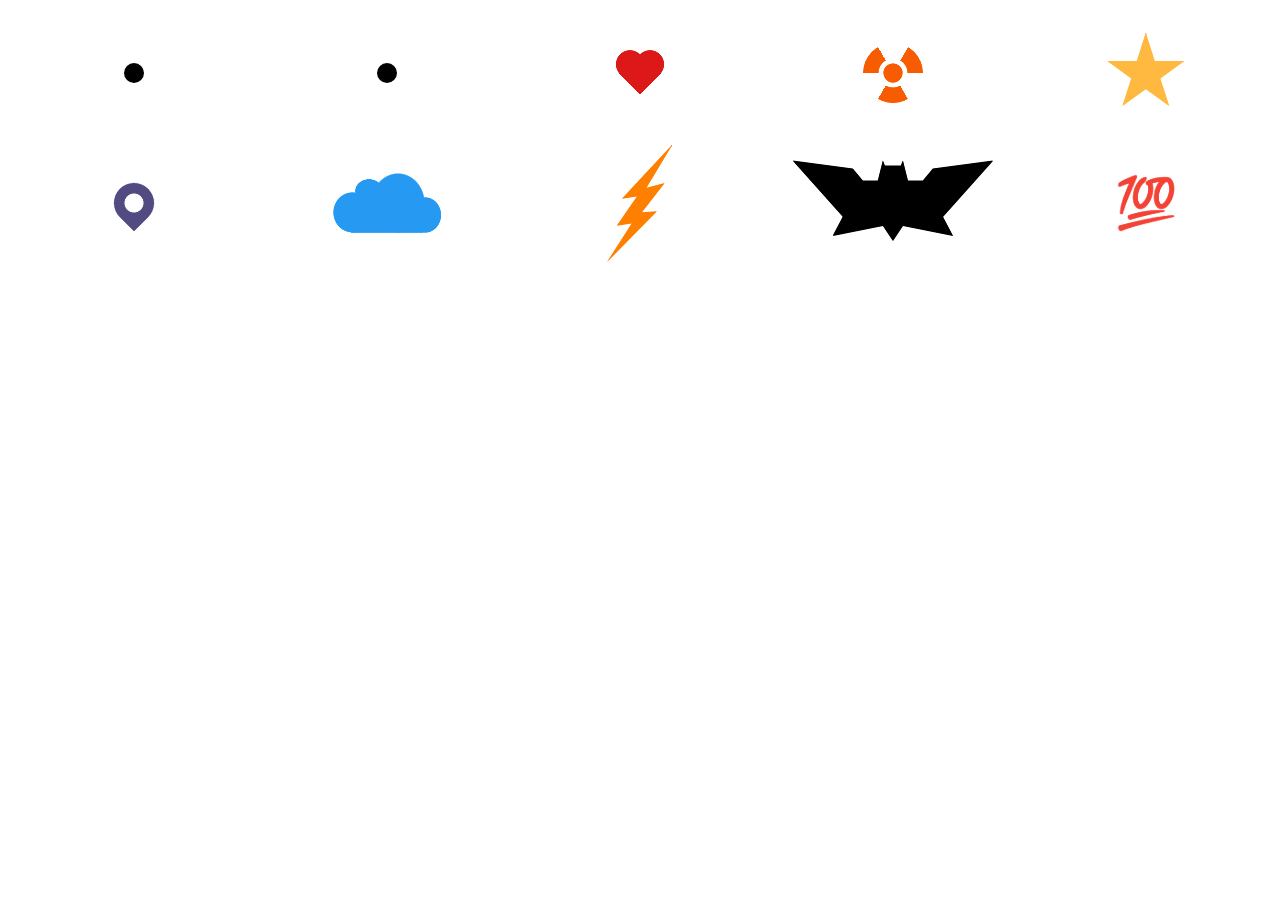
<file: 10 Different Pulse Effect/index.html>
<!DOCTYPE html>
<html lang="en" >
<head>
  <meta charset="UTF-8">
  <title>CodePen - The pulsing</title>
  <link rel="stylesheet" href="./style.css">

</head>
<body>
<!-- partial:index.partial.html -->
<div class="pulsing-1"></div>
<div class="pulsing-2"></div>
<div class="pulsing-3"></div>
<div class="pulsing-4"></div>
<div class="pulsing-5"></div>
<div class="pulsing-6"></div>
<div class="pulsing-7"></div>
<div class="pulsing-8"></div>
<div class="pulsing-9"></div>
<div class="pulsing-10" data-c="💯"></div>
<!-- partial -->
  
</body>
</html>
</file>
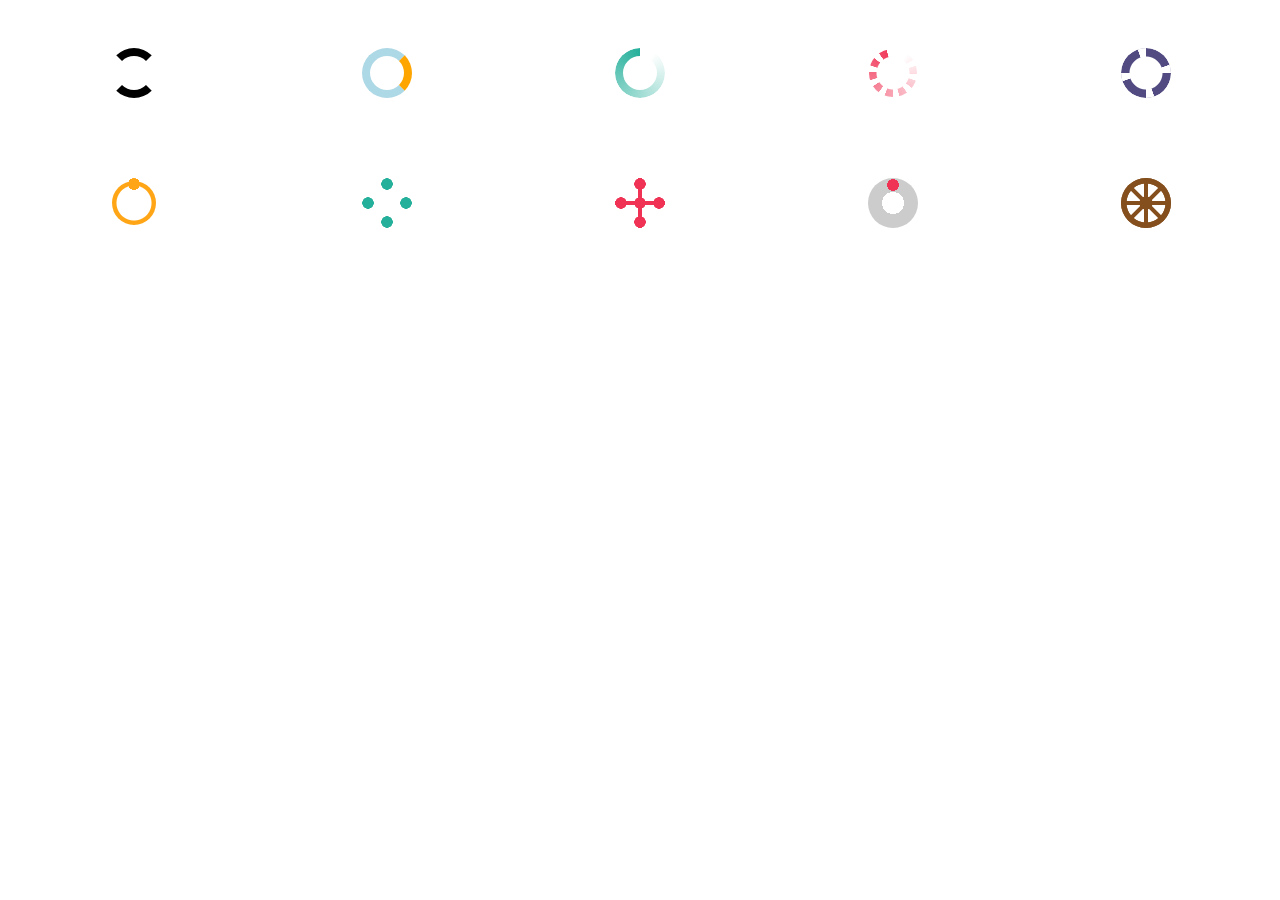
<file: 10 Different Spinner/index.html>
<!DOCTYPE html>
<html lang="en" >
<head>
  <meta charset="UTF-8">
  <title>CodePen - The Spinner</title>
  <link rel="stylesheet" href="./style.css">

</head>
<body>
<!-- partial:index.partial.html -->
<div class="spinner-1"></div>
<div class="spinner-2"></div>
<div class="spinner-3"></div>
<div class="spinner-4"></div>
<div class="spinner-5"></div>
<div class="spinner-6"></div>
<div class="spinner-7"></div>
<div class="spinner-8"></div>
<div class="spinner-9"></div>
<div class="spinner-10"></div>
<!-- partial -->
  
</body>
</html>
</file>
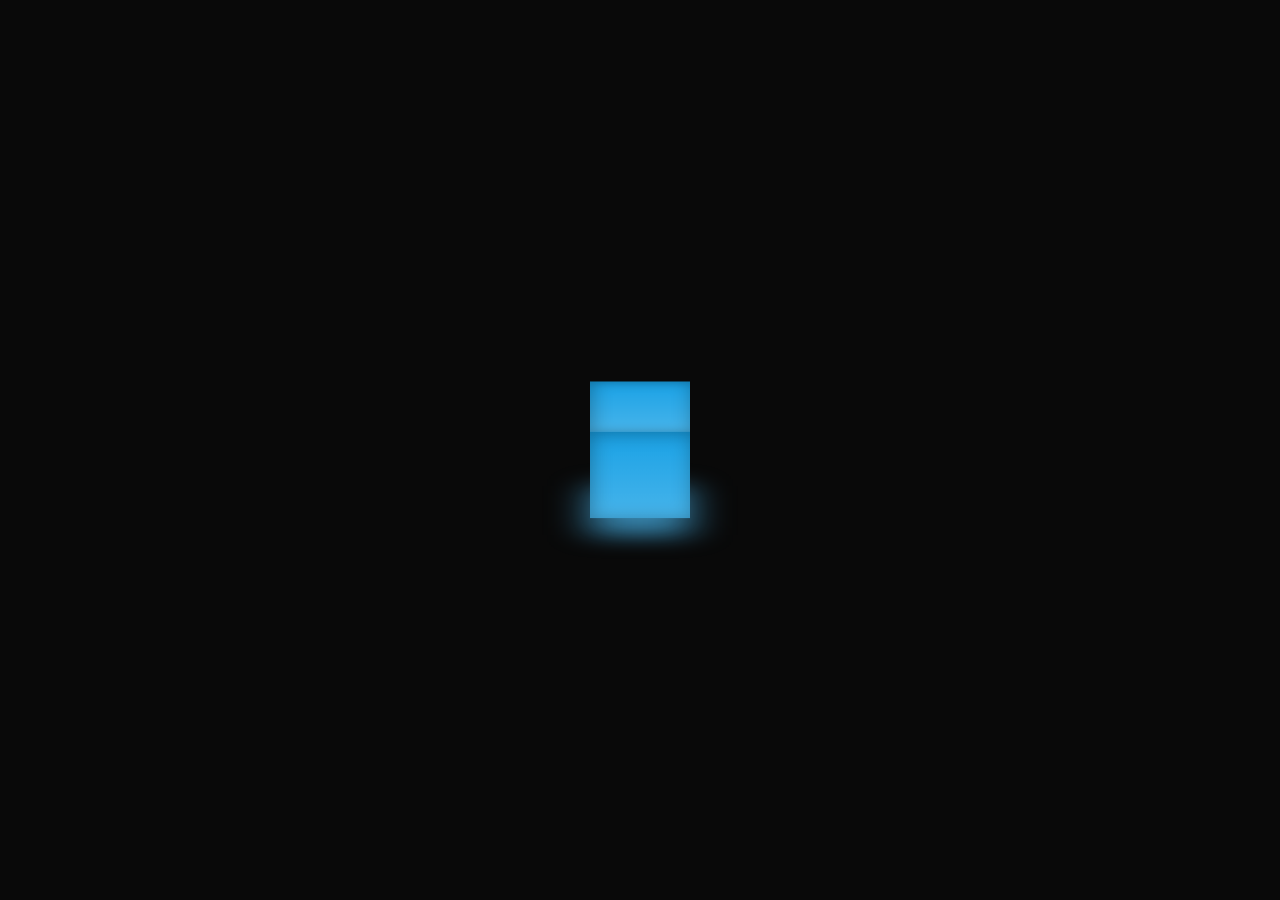
<file: 3D Box/index.html>
<!DOCTYPE html>
<html lang="en">
  <head>
    <meta charset="UTF-8">
    <meta name="viewport" content="width=device-width, initial-scale=1.0">
    <title>3D Cube Animation</title>
    <link rel="stylesheet" href="styles.css">
  </head>
  <body>
    <div class="cube-wrapper">
      <div style="--i:0" class="side top"></div>
      <div style="--i:0" class="side front"></div>
      <div style="--i:1" class="side right"></div>
      <div style="--i:2" class="side back"></div>
      <div style="--i:3" class="side left"></div>
    </div>
  </body>
</html>
</file>
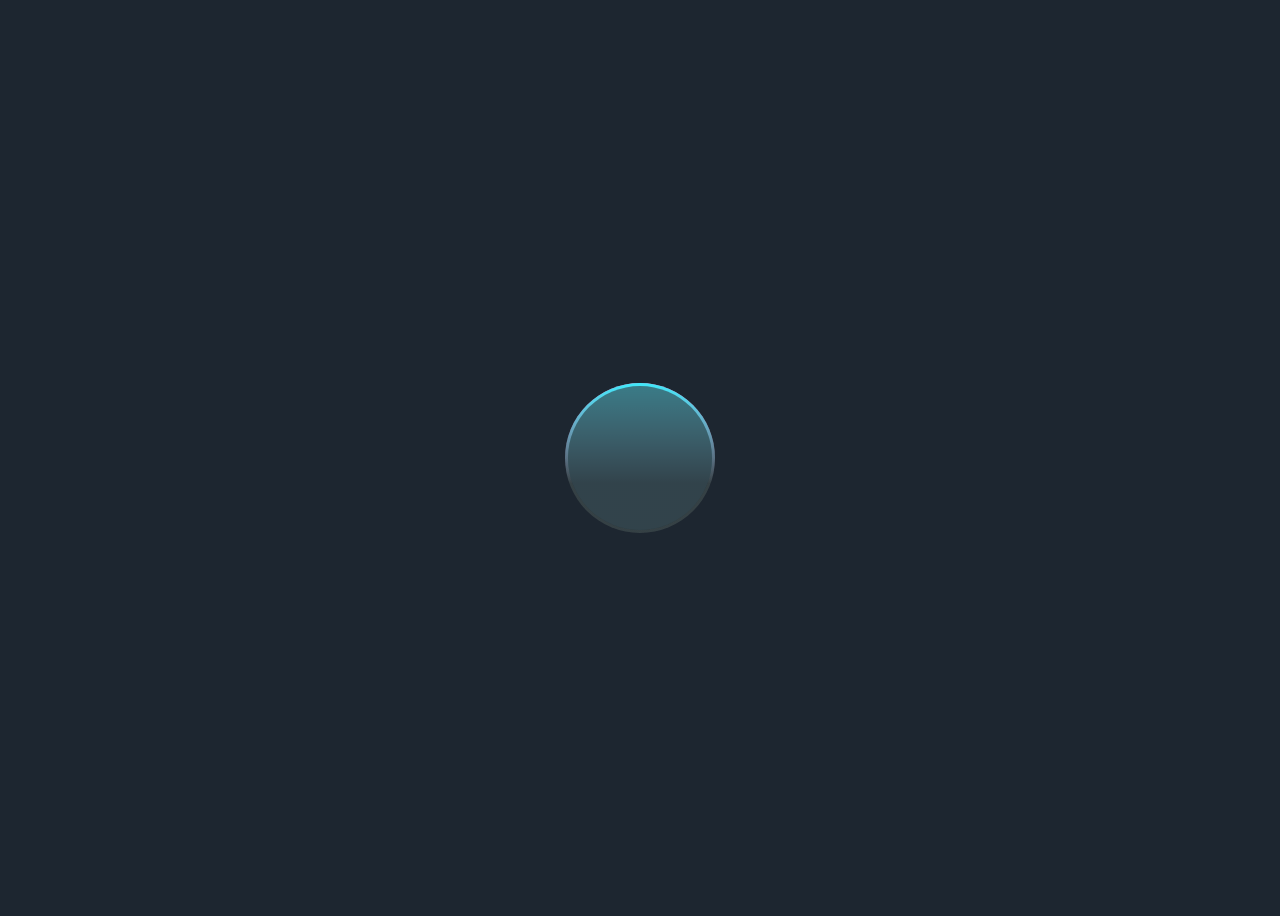
<file: 3D Gradient Circles Spinner/index.html>
<!DOCTYPE html>
<html>

<head>
    <meta charset='utf-8'>
    <meta http-equiv='X-UA-Compatible' content='IE=edge'>
    <title>3D Gradient Circle Spinner</title>
    <meta name='viewport' content='width=device-width, initial-scale=1'>
    <link rel="stylesheet" href="http://code.ionicframework.com/ionicons/2.0.1/css/ionicons.min.css">
    <link rel='stylesheet' type='text/css' media='screen' href='style.css'>
</head>

<body>

    <div class="spinner-box">
        <div class="leo-border-1">
            <div class="leo-core-1"></div>
        </div>
        <div class="leo-border-2">
            <div class="leo-core-2"></div>
        </div>
    </div>

</body>

</html>
</file>
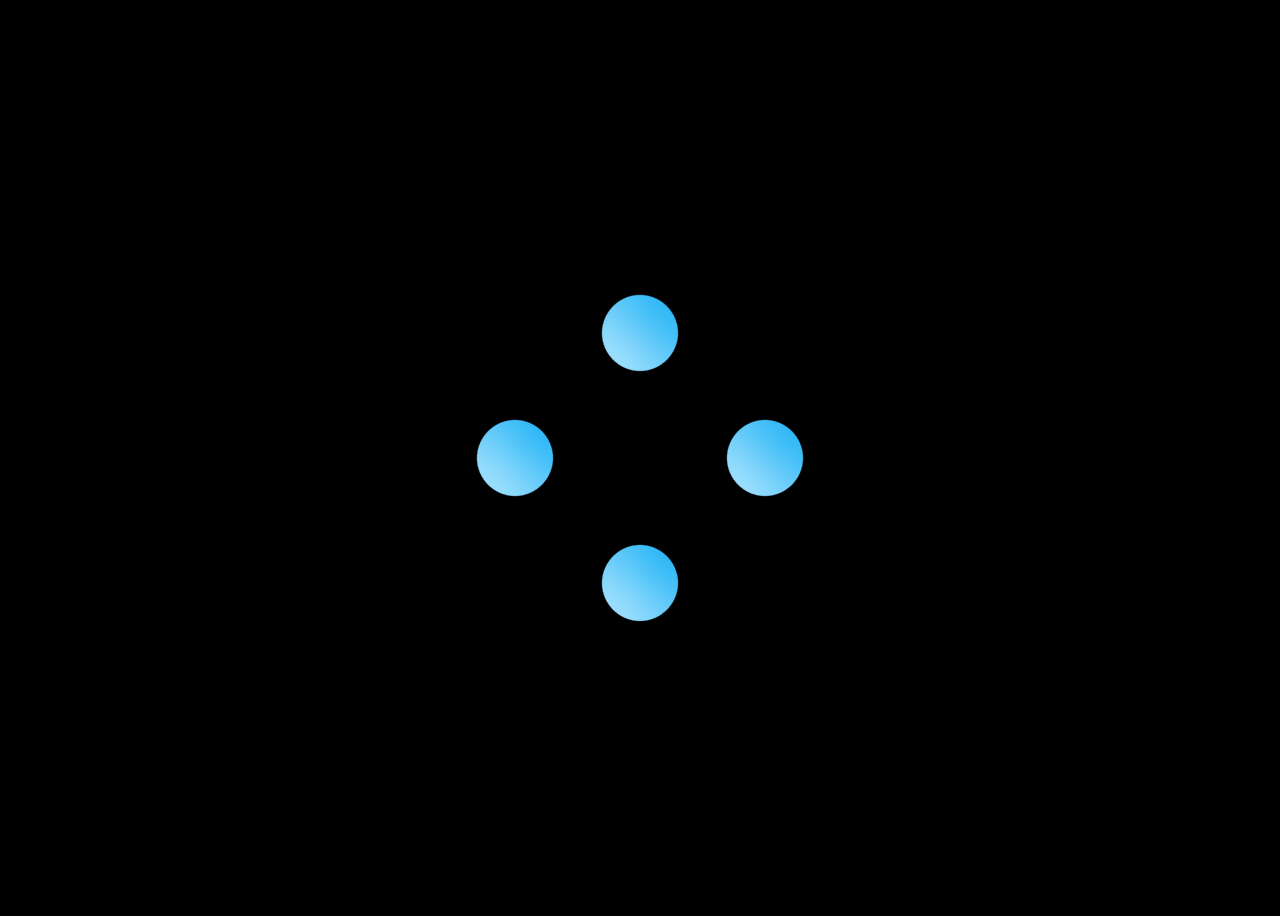
<file: 4 Dot Liquid Loader/index.html>
<!DOCTYPE html>
<html lang="en" >
<head>
  <meta charset="UTF-8">
  <title>CodePen - Liquid Loader  💧</title>
  <link rel="preconnect" href="https://fonts.gstatic.com">
<link href="https://fonts.googleapis.com/css2?family=Condiment&display=swap" rel="stylesheet"><link rel="stylesheet" href="./style.css">

</head>
<body>
<!-- partial:index.partial.html -->
<div class="container">
  <div class="liquid"></div>
  <div class="liquid"></div>
  <div class="liquid"></div>
  <div class="liquid"></div>
</div>
<svg>
  <filter id="gooey">
    <feGaussianBlur in="SourceGraphic" stdDeviation="10" />
    <feColorMatrix values="
        1 0 0 0 0
        0 1 0 0 0
        0 0 1 0 0
        0 0 0 20 -10
        " />
  </filter>
</svg>
<!-- partial -->
  
</body>
</html>
</file>
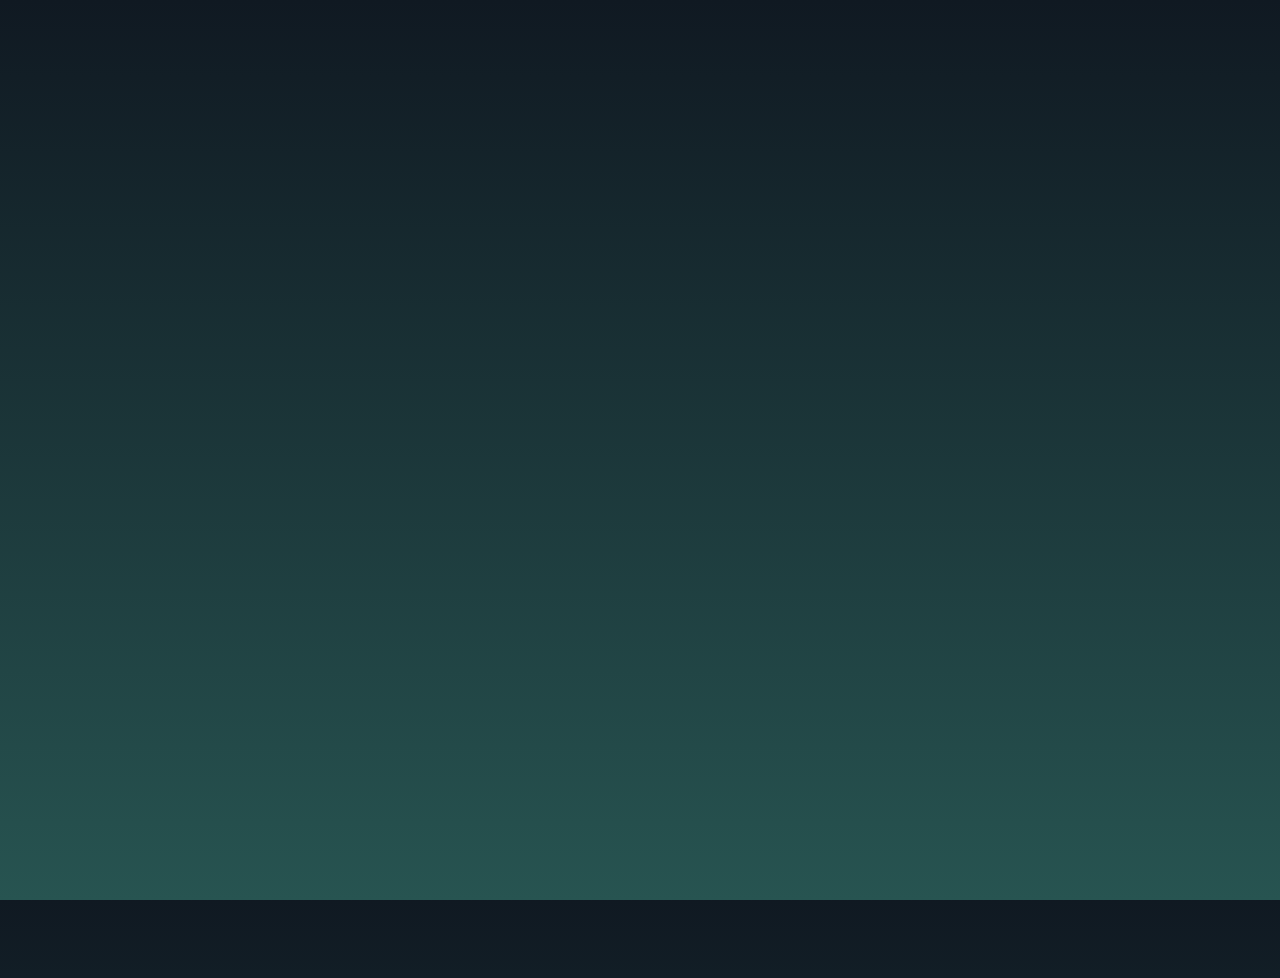
<file: 403 Landing Page/index.html>
<!DOCTYPE html>
<html lang="en" >
<head>
  <meta charset="UTF-8">
  <title>CodePen - CodePenChallenge: 403 Forbidden</title>
  <link rel='stylesheet' href='https://fonts.googleapis.com/css?family=Squada+One'>
<link rel='stylesheet' href='https://fonts.googleapis.com/css?family=Montserrat:500,600'><link rel="stylesheet" href="./style.css">

</head>
<body>
<!-- partial:index.partial.html -->
<p>Welcome to 403:</p>
<h1>Forbidden resource</h1>
<p>The server understood the request but refuses to authorize it.</p>
<!-- partial -->
  <script  src="./script.js"></script>

</body>
</html>
</file>
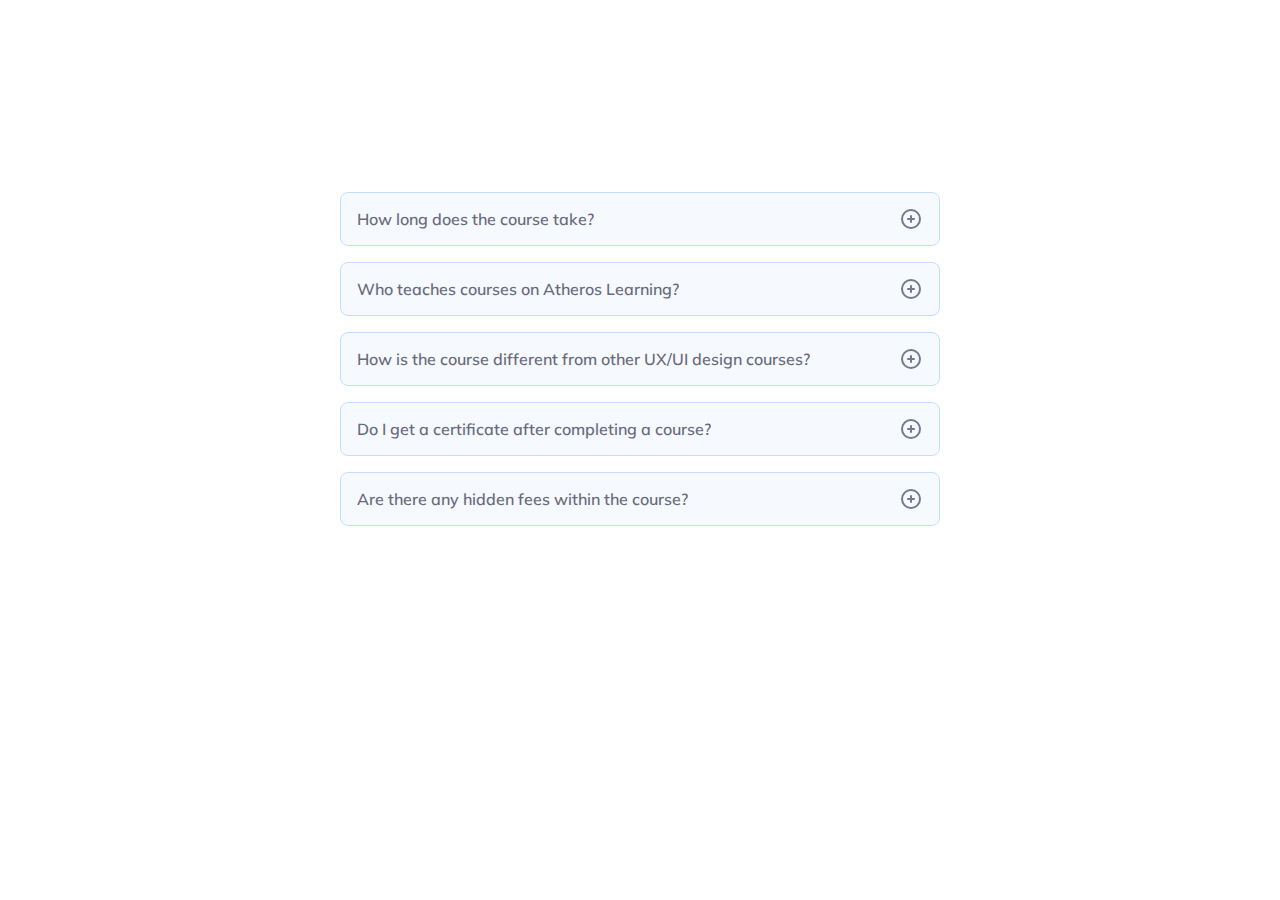
<file: accordion-01/index.html>
<!DOCTYPE html>
<html>
    <header>
        <title>Accordion FAQ</title>
        <link rel="stylesheet" href="style.css">
    </header>
    <body>
      <div class="faq-container">
        <details>
          <summary>
            <span class="faq-title">
              How long does the course take?
            </span>
            <img src="assets/plus.svg" class="expand-icon" />
          </summary>        
          <div class="faq-content">
            The video content takes more than 4.5 hours. ...
          </div>
        </details>
        <details>
          <summary>
            <span class="faq-title">
              Who teaches courses on Atheros Learning?
            </span>
            <img src="assets/plus.svg" class="expand-icon" />
          </summary>        
          <div class="faq-content">
            The authors of the courses are mostly ...
          </div>
        </details>
        <details>
          <summary>
            <span class="faq-title">How is the course different from other UX/UI design courses?</span>
            <img src="assets/plus.svg" class="expand-icon" />
          </summary>        
          <div class="faq-content">The key aspect is that this course provides a clear overview of the whole design process and principles, that represent necessary information for being successful within the industry. You will also get direct support from the author of this course, who is ready to answer all your questions and care about your next steps. Last but not least is the fact, that it's not only about video content, but you will also get access to the unique database of design resources and special offers from the partners of the course.</div>
        </details>
        <details>
          <summary>
            <span class="faq-title">Do I get a certificate after completing a course?</span>
            <img src="assets/plus.svg" class="expand-icon" />
          </summary>        
          <div class="faq-content">Yes, after successfully finishing the quizzes within the course, you can download a certificate, proving all gained knowledge and skills.</div>
        </details>
        <details>
          <summary>
            <span class="faq-title">Are there any hidden fees within the course?</span>
            <img src="assets/plus.svg" class="expand-icon" />
          </summary>        
          <div class="faq-content"> Absolutely not! You will gain all benefits and features with the one-time payment, unlocking the course.</div>
        </details>
      </div>
      <script src="script.js"></script>
    </body>
</html>

<!-- < -->
</file>
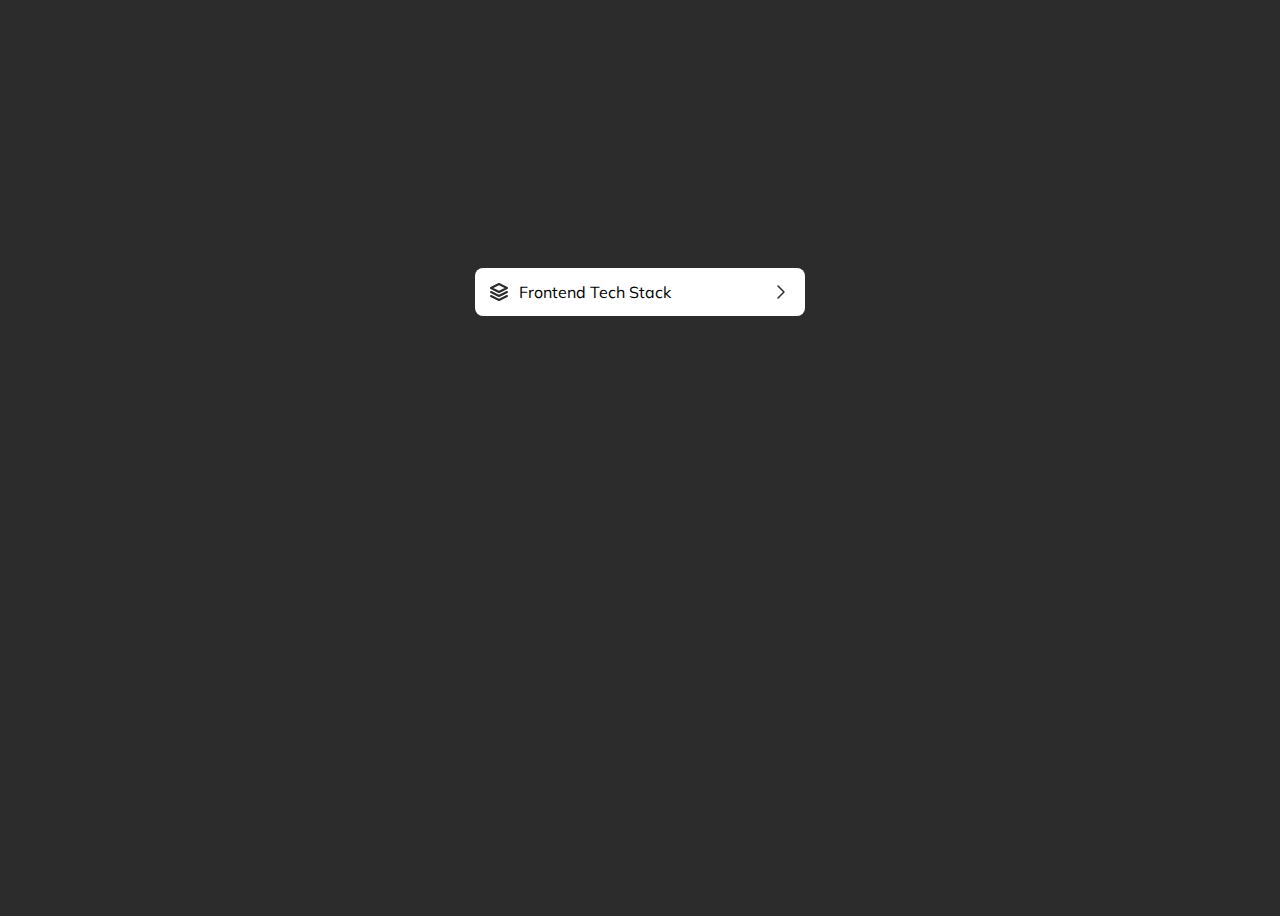
<file: accordion-02/index.html>
<!DOCTYPE html>
<html>
    <header>
        <title>Accordion</title>
        <link rel="stylesheet" href="style.css">
    </header>
    <body>
      <nav class="accordion-container">
        <div class="main-item">
          <svg
            xmlns="http://www.w3.org/2000/svg"
            width="24"
            height="24"
            viewBox="0 0 24 24"
            stroke-width="2"
            stroke="currentColor"
            fill="none"
            stroke-linecap="round"
            stroke-linejoin="round"
          >
            <path stroke="none" d="M0 0h24v24H0z" fill="none"></path>
            <path d="M12 4l-8 4l8 4l8 -4l-8 -4"></path>
            <path d="M4 12l8 4l8 -4"></path>
            <path d="M4 16l8 4l8 -4"></path>
          </svg>
          Frontend Tech Stack
          <svg
            xmlns="http://www.w3.org/2000/svg"
            class="expand-icon"
            width="44"
            height="44"
            viewBox="0 0 24 24"
            stroke-width="1.5"
            stroke="currentColor"
            fill="none"
            stroke-linecap="round"
            stroke-linejoin="round"
          >
            <path stroke="none" d="M0 0h24v24H0z" fill="none"/>
            <path d="M9 6l6 6l-6 6" />
          </svg>
        </div>
        <ul>
            <li>
              HTML
            </li>
            <li>
              CSS
            </li>
            <li>
              JavaScript
            </li>
            <li>
              React.js
            </li>
        </ul>
      </nav>
      <script src="script.js"></script>
    </body>
</html>
</file>
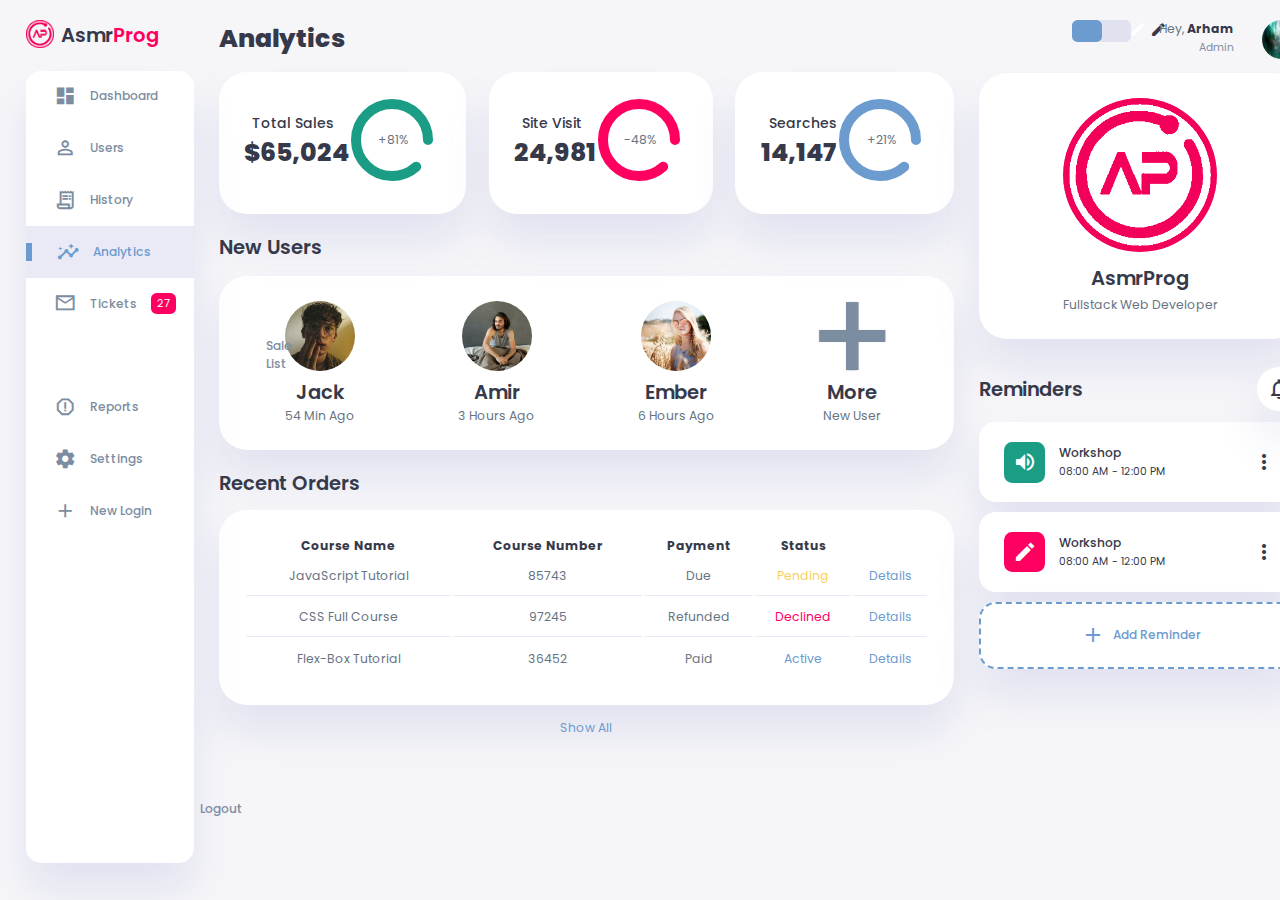
<file: Admin Dashboard #01/index.html>
<!DOCTYPE html>
<html lang="en">

<head>
    <meta charset="UTF-8">
    <meta name="viewport" content="width=device-width, initial-scale=1.0">
    <link href="https://fonts.googleapis.com/icon?family=Material+Icons+Sharp" rel="stylesheet">
    <link rel="stylesheet" href="style.css">
    <title>Responsive Dashboard Design https://1 | AsmrProg</title>
</head>

<body>

    <div class="container">
        <!-- Sidebar Section -->
        <aside>
            <div class="toggle">
                <div class="logo">
                    <img src="images/logo.png">
                    <h2>Asmr<span class="danger">Prog</span></h2>
                </div>
                <div class="close" id="close-btn">
                    <span class="material-icons-sharp">
                        close
                    </span>
                </div>
            </div>

            <div class="sidebar">
                <a href="https://">
                    <span class="material-icons-sharp">
                        dashboard
                    </span>
                    <h3>Dashboard</h3>
                </a>
                <a href="https://">
                    <span class="material-icons-sharp">
                        person_outline
                    </span>
                    <h3>Users</h3>
                </a>
                <a href="https://">
                    <span class="material-icons-sharp">
                        receipt_long
                    </span>
                    <h3>History</h3>
                </a>
                <a href="https://" class="active">
                    <span class="material-icons-sharp">
                        insights
                    </span>
                    <h3>Analytics</h3>
                </a>
                <a href="https://">
                    <span class="material-icons-sharp">
                        mail_outline
                    </span>
                    <h3>Tickets</h3>
                    <span class="message-count">27</span>
                </a>
                <a href="https://">
                    <span class="material-icons-sharp">
                        inventory
                    </span>
                    <h3>Sale List</h3>
                </a>
                <a href="https://">
                    <span class="material-icons-sharp">
                        report_gmailerrorred
                    </span>
                    <h3>Reports</h3>
                </a>
                <a href="https://">
                    <span class="material-icons-sharp">
                        settings
                    </span>
                    <h3>Settings</h3>
                </a>
                <a href="https://">
                    <span class="material-icons-sharp">
                        add
                    </span>
                    <h3>New Login</h3>
                </a>
                <a href="https://">
                    <span class="material-icons-sharp">
                        logout
                    </span>
                    <h3>Logout</h3>
                </a>
            </div>
        </aside>
        <!-- End of Sidebar Section -->

        <!-- Main Content -->
        <main>
            <h1>Analytics</h1>
            <!-- Analyses -->
            <div class="analyse">
                <div class="sales">
                    <div class="status">
                        <div class="info">
                            <h3>Total Sales</h3>
                            <h1>$65,024</h1>
                        </div>
                        <div class="progresss">
                            <svg>
                                <circle cx="38" cy="38" r="36"></circle>
                            </svg>
                            <div class="percentage">
                                <p>+81%</p>
                            </div>
                        </div>
                    </div>
                </div>
                <div class="visits">
                    <div class="status">
                        <div class="info">
                            <h3>Site Visit</h3>
                            <h1>24,981</h1>
                        </div>
                        <div class="progresss">
                            <svg>
                                <circle cx="38" cy="38" r="36"></circle>
                            </svg>
                            <div class="percentage">
                                <p>-48%</p>
                            </div>
                        </div>
                    </div>
                </div>
                <div class="searches">
                    <div class="status">
                        <div class="info">
                            <h3>Searches</h3>
                            <h1>14,147</h1>
                        </div>
                        <div class="progresss">
                            <svg>
                                <circle cx="38" cy="38" r="36"></circle>
                            </svg>
                            <div class="percentage">
                                <p>+21%</p>
                            </div>
                        </div>
                    </div>
                </div>
            </div>
            <!-- End of Analyses -->

            <!-- New Users Section -->
            <div class="new-users">
                <h2>New Users</h2>
                <div class="user-list">
                    <div class="user">
                        <img src="images/profile-2.jpg">
                        <h2>Jack</h2>
                        <p>54 Min Ago</p>
                    </div>
                    <div class="user">
                        <img src="images/profile-3.jpg">
                        <h2>Amir</h2>
                        <p>3 Hours Ago</p>
                    </div>
                    <div class="user">
                        <img src="images/profile-4.jpg">
                        <h2>Ember</h2>
                        <p>6 Hours Ago</p>
                    </div>
                    <div class="user">
                        <img src="images/plus.png">
                        <h2>More</h2>
                        <p>New User</p>
                    </div>
                </div>
            </div>
            <!-- End of New Users Section -->

            <!-- Recent Orders Table -->
            <div class="recent-orders">
                <h2>Recent Orders</h2>
                <table>
                    <thead>
                        <tr>
                            <th>Course Name</th>
                            <th>Course Number</th>
                            <th>Payment</th>
                            <th>Status</th>
                            <th></th>
                        </tr>
                    </thead>
                    <tbody></tbody>
                </table>
                <a href="https://">Show All</a>
            </div>
            <!-- End of Recent Orders -->

        </main>
        <!-- End of Main Content -->

        <!-- Right Section -->
        <div class="right-section">
            <div class="nav">
                <button id="menu-btn">
                    <span class="material-icons-sharp">
                        menu
                    </span>
                </button>
                <div class="dark-mode">
                    <span class="material-icons-sharp active">
                        light_mode
                    </span>
                    <span class="material-icons-sharp">
                        dark_mode
                    </span>
                </div>

                <div class="profile">
                    <div class="info">
                        <p>Hey, <b>Arham</b></p>
                        <small class="text-muted">Admin</small>
                    </div>
                    <div class="profile-photo">
                        <img src="images/profile-1.jpg">
                    </div>
                </div>

            </div>
            <!-- End of Nav -->

            <div class="user-profile">
                <div class="logo">
                    <img src="images/logo.png">
                    <h2>AsmrProg</h2>
                    <p>Fullstack Web Developer</p>
                </div>
            </div>

            <div class="reminders">
                <div class="header">
                    <h2>Reminders</h2>
                    <span class="material-icons-sharp">
                        notifications_none
                    </span>
                </div>

                <div class="notification">
                    <div class="icon">
                        <span class="material-icons-sharp">
                            volume_up
                        </span>
                    </div>
                    <div class="content">
                        <div class="info">
                            <h3>Workshop</h3>
                            <small class="text_muted">
                                08:00 AM - 12:00 PM
                            </small>
                        </div>
                        <span class="material-icons-sharp">
                            more_vert
                        </span>
                    </div>
                </div>

                <div class="notification deactive">
                    <div class="icon">
                        <span class="material-icons-sharp">
                            edit
                        </span>
                    </div>
                    <div class="content">
                        <div class="info">
                            <h3>Workshop</h3>
                            <small class="text_muted">
                                08:00 AM - 12:00 PM
                            </small>
                        </div>
                        <span class="material-icons-sharp">
                            more_vert
                        </span>
                    </div>
                </div>

                <div class="notification add-reminder">
                    <div>
                        <span class="material-icons-sharp">
                            add
                        </span>
                        <h3>Add Reminder</h3>
                    </div>
                </div>

            </div>

        </div>


    </div>

    <script src="orders.js"></script>
    <script src="index.js"></script>
</body>

</html>
</file>
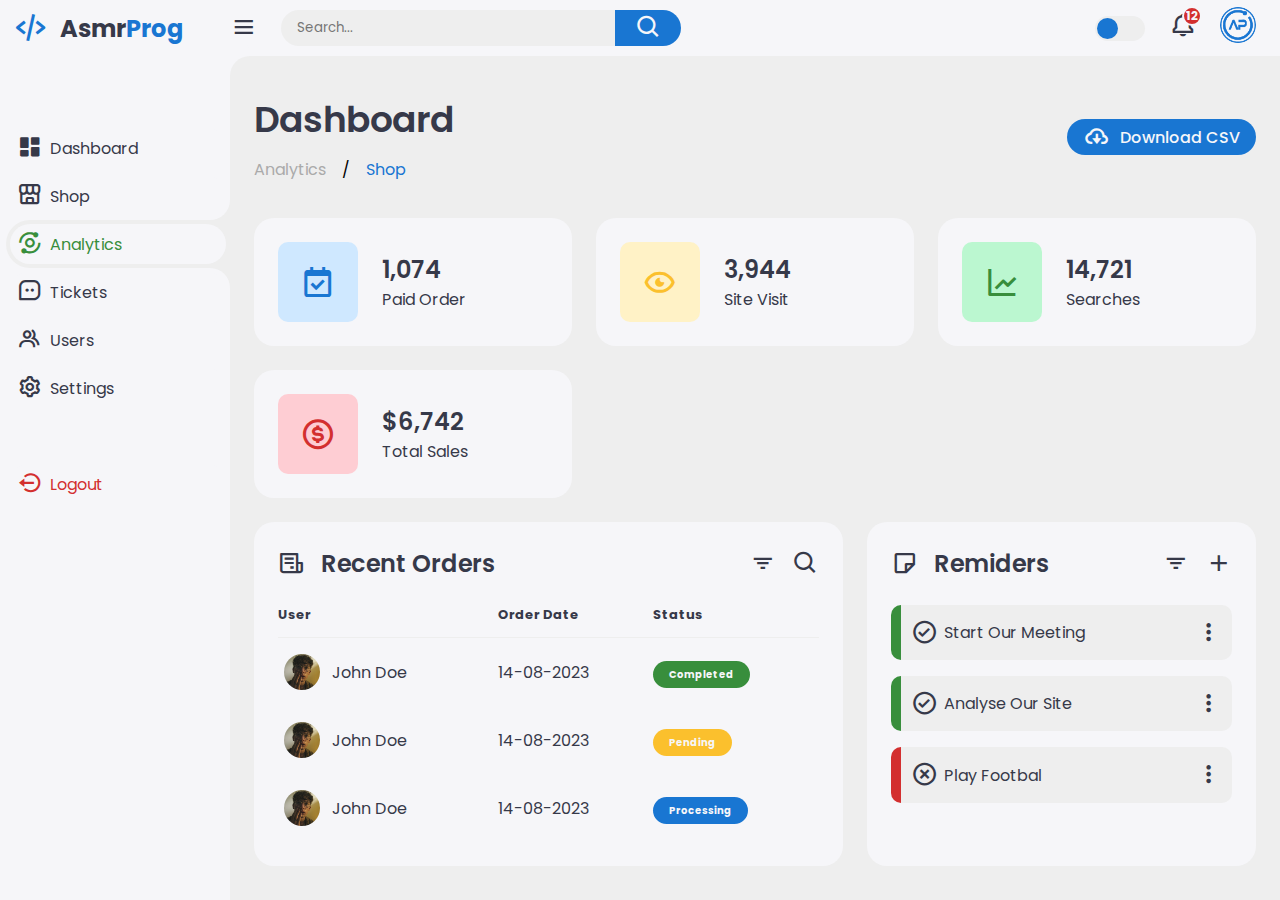
<file: Admin Dashboard #02/index.html>
<!DOCTYPE html>
<html lang="en">

<head>
    <meta charset="UTF-8">
    <meta name="viewport" content="width=device-width, initial-scale=1.0">
    <link href='https://unpkg.com/boxicons@2.1.4/css/boxicons.min.css' rel='stylesheet'>
    <link rel="stylesheet" href="style.css">
    <title>Responsive Dashboard Design #2 | AsmrProg</title>
</head>

<body>

    <!-- Sidebar -->
    <div class="sidebar">
        <a href="#" class="logo">
            <i class='bx bx-code-alt'></i>
            <div class="logo-name"><span>Asmr</span>Prog</div>
        </a>
        <ul class="side-menu">
            <li><a href="#"><i class='bx bxs-dashboard'></i>Dashboard</a></li>
            <li><a href="#"><i class='bx bx-store-alt'></i>Shop</a></li>
            <li class="active"><a href="#"><i class='bx bx-analyse'></i>Analytics</a></li>
            <li><a href="#"><i class='bx bx-message-square-dots'></i>Tickets</a></li>
            <li><a href="#"><i class='bx bx-group'></i>Users</a></li>
            <li><a href="#"><i class='bx bx-cog'></i>Settings</a></li>
        </ul>
        <ul class="side-menu">
            <li>
                <a href="#" class="logout">
                    <i class='bx bx-log-out-circle'></i>
                    Logout
                </a>
            </li>
        </ul>
    </div>
    <!-- End of Sidebar -->

    <!-- Main Content -->
    <div class="content">
        <!-- Navbar -->
        <nav>
            <i class='bx bx-menu'></i>
            <form action="#">
                <div class="form-input">
                    <input type="search" placeholder="Search...">
                    <button class="search-btn" type="submit"><i class='bx bx-search'></i></button>
                </div>
            </form>
            <input type="checkbox" id="theme-toggle" hidden>
            <label for="theme-toggle" class="theme-toggle"></label>
            <a href="#" class="notif">
                <i class='bx bx-bell'></i>
                <span class="count">12</span>
            </a>
            <a href="#" class="profile">
                <img src="images/logo.png">
            </a>
        </nav>

        <!-- End of Navbar -->

        <main>
            <div class="header">
                <div class="left">
                    <h1>Dashboard</h1>
                    <ul class="breadcrumb">
                        <li><a href="#">
                                Analytics
                            </a></li>
                        /
                        <li><a href="#" class="active">Shop</a></li>
                    </ul>
                </div>
                <a href="#" class="report">
                    <i class='bx bx-cloud-download'></i>
                    <span>Download CSV</span>
                </a>
            </div>

            <!-- Insights -->
            <ul class="insights">
                <li>
                    <i class='bx bx-calendar-check'></i>
                    <span class="info">
                        <h3>
                            1,074
                        </h3>
                        <p>Paid Order</p>
                    </span>
                </li>
                <li><i class='bx bx-show-alt'></i>
                    <span class="info">
                        <h3>
                            3,944
                        </h3>
                        <p>Site Visit</p>
                    </span>
                </li>
                <li><i class='bx bx-line-chart'></i>
                    <span class="info">
                        <h3>
                            14,721
                        </h3>
                        <p>Searches</p>
                    </span>
                </li>
                <li><i class='bx bx-dollar-circle'></i>
                    <span class="info">
                        <h3>
                            $6,742
                        </h3>
                        <p>Total Sales</p>
                    </span>
                </li>
            </ul>
            <!-- End of Insights -->

            <div class="bottom-data">
                <div class="orders">
                    <div class="header">
                        <i class='bx bx-receipt'></i>
                        <h3>Recent Orders</h3>
                        <i class='bx bx-filter'></i>
                        <i class='bx bx-search'></i>
                    </div>
                    <table>
                        <thead>
                            <tr>
                                <th>User</th>
                                <th>Order Date</th>
                                <th>Status</th>
                            </tr>
                        </thead>
                        <tbody>
                            <tr>
                                <td>
                                    <img src="images/profile-1.jpg">
                                    <p>John Doe</p>
                                </td>
                                <td>14-08-2023</td>
                                <td><span class="status completed">Completed</span></td>
                            </tr>
                            <tr>
                                <td>
                                    <img src="images/profile-1.jpg">
                                    <p>John Doe</p>
                                </td>
                                <td>14-08-2023</td>
                                <td><span class="status pending">Pending</span></td>
                            </tr>
                            <tr>
                                <td>
                                    <img src="images/profile-1.jpg">
                                    <p>John Doe</p>
                                </td>
                                <td>14-08-2023</td>
                                <td><span class="status process">Processing</span></td>
                            </tr>
                        </tbody>
                    </table>
                </div>

                <!-- Reminders -->
                <div class="reminders">
                    <div class="header">
                        <i class='bx bx-note'></i>
                        <h3>Remiders</h3>
                        <i class='bx bx-filter'></i>
                        <i class='bx bx-plus'></i>
                    </div>
                    <ul class="task-list">
                        <li class="completed">
                            <div class="task-title">
                                <i class='bx bx-check-circle'></i>
                                <p>Start Our Meeting</p>
                            </div>
                            <i class='bx bx-dots-vertical-rounded'></i>
                        </li>
                        <li class="completed">
                            <div class="task-title">
                                <i class='bx bx-check-circle'></i>
                                <p>Analyse Our Site</p>
                            </div>
                            <i class='bx bx-dots-vertical-rounded'></i>
                        </li>
                        <li class="not-completed">
                            <div class="task-title">
                                <i class='bx bx-x-circle'></i>
                                <p>Play Footbal</p>
                            </div>
                            <i class='bx bx-dots-vertical-rounded'></i>
                        </li>
                    </ul>
                </div>

                <!-- End of Reminders-->

            </div>

        </main>

    </div>

    <script src="index.js"></script>
</body>

</html>
</file>
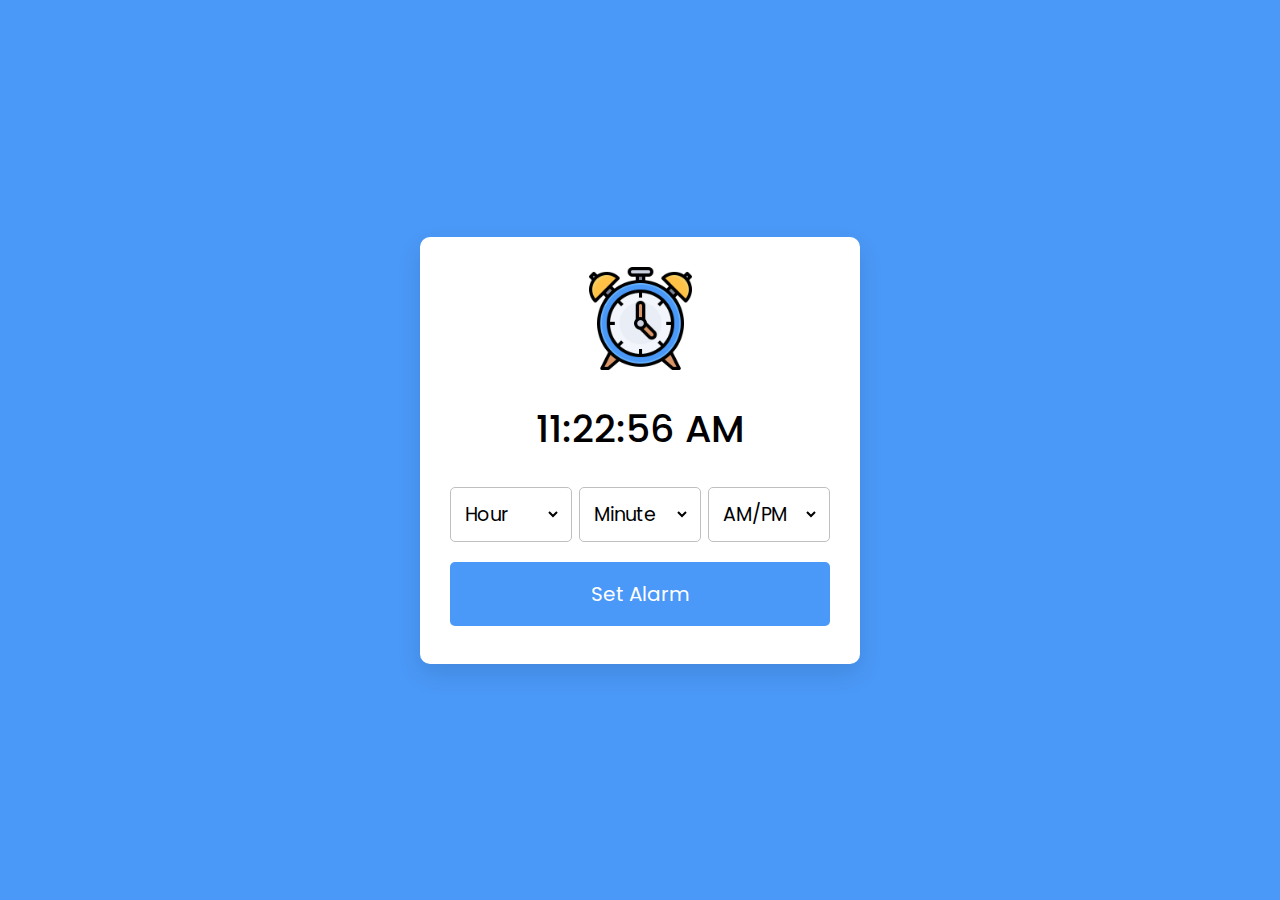
<file: Alarm Clock in JavaScript/index.html>
<!DOCTYPE html>
<html lang="en" dir="ltr">
  <head>
    <meta charset="utf-8">
    <title>Alarm Clock in JavaScript</title>
    <link rel="stylesheet" href="style.css">
    <meta name="viewport" content="width=device-width, initial-scale=1.0">
  </head>
  <body>
    <div class="wrapper">
      <img src="./files/clock.svg" alt="clock">
      <h1>00:00:00 PM</h1>
      <div class="content">
        <div class="column">
          <select>
            <option value="Hour" selected disabled hidden>Hour</option>
          </select>
        </div>
        <div class="column">
          <select>
            <option value="Minute" selected disabled hidden>Minute</option>
          </select>
        </div>
        <div class="column">
          <select>
            <option value="AM/PM" selected disabled hidden>AM/PM</option>
          </select>
        </div>
      </div>
      <button>Set Alarm</button>
    </div>

    <script src="script.js"></script>

  </body>
</html>
</file>
<file: 10 Different Pulse Effect/style.css>
.pulsing-1 {
  width:20px;
  height:20px;
  border-radius: 50%;
  background:#000;
  box-shadow: 0 0 0 0 #0004;
  animation:pl1 1s infinite;
}
@keyframes pl1 {
    100% {box-shadow: 0 0 0 30px #0000}
}

.pulsing-2 {
  width:20px;
  height:20px;
  border-radius: 50%;
  background:#000;
  box-shadow: 0 0 0 0 #0004;
  animation:pl2 1.5s infinite linear;
  position: relative;
}
.pulsing-2:before,
.pulsing-2:after {
  content:"";
  position: absolute;
  inset:0;
  border-radius: inherit;
  box-shadow: 0 0 0 0 #0004;
  animation: inherit;
  animation-delay: -0.5s;
}
.pulsing-2:after {
  animation-delay: -1s;
}
@keyframes pl2 {
    100% {box-shadow: 0 0 0 40px #0000}
}

.pulsing-3 {
  width:50px;
  height:50px;
  color:#dc1818;
  background:
   radial-gradient(circle at 60% 65%, currentColor 62%, #0000 65%) top left,
   radial-gradient(circle at 40% 65%, currentColor 62%, #0000 65%) top right,
   linear-gradient(to bottom left, currentColor 42%,#0000 43%) bottom left ,
   linear-gradient(to bottom right,currentColor 42%,#0000 43%) bottom right;
  background-size:50% 50%;
  background-repeat:no-repeat;
  position:relative;
}
.pulsing-3:after {
  content:"";
  position:absolute;
  inset:0;
  background:inherit;
  opacity:0.4;
  animation:pl3 1s infinite;
}
@keyframes pl3 {
  to {transform:scale(1.8);opacity:0}
}

.pulsing-4 {
  width:60px;
  height:60px;
  position:relative;
}
.pulsing-4:before,
.pulsing-4:after {
  content:"";
  position:absolute;
  border-radius: 50%;
  inset:0;
  background:
    radial-gradient(circle 10px,#f85c00 94%,#0000),
    repeating-conic-gradient(from -30deg,#0000 0 60deg,#f85c00 61deg 120deg);
  -webkit-mask:radial-gradient(circle 15px,#000 calc(100% - 6px),#0000 calc(100% - 5px) 94%,#000);
}

.pulsing-4:after {
  animation:pl4 1s infinite;
  transform: perspective(300px) translateZ(0px)
}

@keyframes pl4 {
  to {transform:perspective(300px) translateZ(150px);opacity:0}
}



.pulsing-5 {
  width:80px;
  height:80px;
  position:relative;
}
.pulsing-5:before,
.pulsing-5:after {
  content:"";
  position:absolute;
  inset:0;
  background:#ffb940;    
  box-shadow: 0 0 0 50px;
  clip-path: polygon(50% 0%, 61% 35%, 98% 35%, 68% 57%, 79% 91%, 50% 70%, 21% 91%, 32% 57%, 2% 35%, 39% 35%);
}

.pulsing-5:after {
  animation:pl5 1s infinite;
  transform:perspective(300px) translateZ(0px)
}

@keyframes pl5 {
  to {transform:perspective(300px) translateZ(150px);opacity:0}
}

.pulsing-6 {
  width:40px;
  height:40px;
  position:relative;
  transform:rotate(45deg);
}
.pulsing-6:before,
.pulsing-6:after {
  content:"";
  position:absolute;
  inset:0;
  border-radius: 50% 50% 0 50%;
  background:#514b82;
  -webkit-mask:radial-gradient(circle 10px at 50% 50%,#0000 94%,#000);
}

.pulsing-6:after {
  animation:pl6 1s infinite;
  transform: perspective(300px) translateZ(0px)
}

@keyframes pl6 {
  to {transform:perspective(300px) translateZ(150px);opacity:0}
}

.pulsing-7 {
  width: 108px;
  height: 60px;
  color:#269af2;
  --c:radial-gradient(farthest-side,currentColor 96%,#0000);
  background: 
    var(--c) 100% 100% /30% 60%,
    var(--c) 70%  0    /50% 100%,
    var(--c) 0    100% /36% 68%,
    var(--c) 27%  18%  /26% 40%,
    linear-gradient(currentColor 0 0) bottom/67% 58%;
  background-repeat: no-repeat;
  position: relative;
}

.pulsing-7:after {
  content:"";
  position:absolute;
  inset:0;
  background:inherit;
  opacity:0.4;
  animation:pl7 1s infinite;
}
@keyframes pl7 {
  to {transform:scale(1.8);opacity:0}
}

.pulsing-8 {
  width:65px;
  height:117px;
  position:relative;
}
.pulsing-8:before,
.pulsing-8:after {
  content:"";
  position:absolute;
  inset:0;
  background:#ff8001;    
  box-shadow: 0 0 0 50px;
  clip-path: polygon(100% 0, 23% 46%, 46% 44%, 15% 69%, 38% 67%, 0 100%, 76% 57%, 53% 58%, 88% 33%, 60% 37%);;
}

.pulsing-8:after {
  animation:pl8 1s infinite;
  transform:perspective(300px) translateZ(0px)
}

@keyframes pl8 {
  to {transform:perspective(300px) translateZ(180px);opacity:0}
}
.pulsing-9 {
  width:100px;
  height:45px;
  position:relative;
}
.pulsing-9:before,
.pulsing-9:after {
  content:"";
  position:absolute;
  inset:0;
  background:#000;    
  box-shadow: 0 0 0 50px;
  clip-path: polygon(-50px -20px,10% -12px,20% 0,calc(50% - 15px) 0,calc(50% - 10px) -20px,calc(50% - 8px) -15px,calc(50% + 8px) -15px,calc(50% + 10px) -20px,calc(50% + 15px) 0,80% 0,90% -12px,calc(100% + 50px) -20px,100% 80%,calc(100% + 10px) calc(100% + 10px),60% 100%,50% calc(100% + 15px),40% 100%,-10px calc(100% + 10px),0 80%);
}

.pulsing-9:after {
  animation:pl9 1s infinite;
  transform:perspective(300px) translateZ(0px)
}

@keyframes pl9 {
  to {transform:perspective(300px) translateZ(100px);opacity:0}
}

.pulsing-10 {
  display: grid;
  font-size: 50px;
}
.pulsing-10:before,
.pulsing-10:after {
  content:attr(data-c);
  grid-area: 1/1;
}

.pulsing-10:after {
  animation:pl10 1s infinite;
}

@keyframes pl10 {
  to {transform:scale(1.8);opacity:0}
}

/**/
body {
  display: grid;
  grid-template-columns: repeat(auto-fit,minmax(250px,1fr));
  grid-auto-rows: 130px;
  place-items:center;
}

* {
  box-sizing: border-box;
}
</file>
<file: 10 Different Spinner/style.css>
.spinner-1 {
  width: 50px;
  aspect-ratio: 1;
  border-radius: 50%;
  border: 8px solid;
  border-color: #000 #0000;
  animation: s1 1s infinite;
}
@keyframes s1 {to{transform: rotate(.5turn)}}

.spinner-2 {
  width: 50px;
  aspect-ratio: 1;
  border-radius: 50%;
  border: 8px solid lightblue;
  border-right-color: orange;
  animation: s2 1s infinite linear;
}
@keyframes s2 {to{transform: rotate(1turn)}}

.spinner-3 {
  width: 50px;
  padding: 8px;
  aspect-ratio: 1;
  border-radius: 50%;
  background: #25b09b;
  --_m: 
    conic-gradient(#0000 10%,#000),
    linear-gradient(#000 0 0) content-box;
  -webkit-mask: var(--_m);
          mask: var(--_m);
  -webkit-mask-composite: source-out;
          mask-composite: subtract;
  animation: s3 1s infinite linear;
}
@keyframes s3 {to{transform: rotate(1turn)}}

.spinner-4 {
  width: 50px;
  --b: 8px; /* the border thickness */
  aspect-ratio: 1;
  border-radius: 50%;
  padding: 1px;
  background: conic-gradient(#0000 10%,#f03355) content-box;
  -webkit-mask:
    repeating-conic-gradient(#0000 0deg,#000 1deg 20deg,#0000 21deg 36deg),
    radial-gradient(farthest-side,#0000 calc(100% - var(--b) - 1px),#000 calc(100% - var(--b)));
  -webkit-mask-composite: destination-in;
  mask-composite: intersect;
  animation:s4 1s infinite steps(10);
}
@keyframes s4 {to{transform: rotate(1turn)}}

.spinner-5 {
  width: 50px;
  --b: 8px; /* the border thickness */
  aspect-ratio: 1;
  border-radius: 50%;
  background: #514b82;
  -webkit-mask:
    repeating-conic-gradient(#0000 0deg,#000 1deg 70deg,#0000 71deg 90deg),
    radial-gradient(farthest-side,#0000 calc(100% - var(--b) - 1px),#000 calc(100% - var(--b)));
  -webkit-mask-composite: destination-in;
  mask-composite: intersect;
  animation: s5 1s infinite;
}
@keyframes s5 {to{transform: rotate(.5turn)}}

.spinner-6 {
  width: 50px;
  aspect-ratio: 1;
  border-radius: 50%;
  padding: 3px;
  background: 
    radial-gradient(farthest-side,#ffa516 95%,#0000) 50% 0/12px 12px no-repeat,
    radial-gradient(farthest-side,#0000 calc(100% - 5px),#ffa516 calc(100% - 4px)) content-box;
  animation: s6 2s infinite ;
}
@keyframes s6 {to{transform: rotate(1turn)}}

.spinner-7 {
  width: 50px;
  aspect-ratio: 1;
  --_c: radial-gradient(farthest-side,#25b09b 92%,#0000);
  background: 
    var(--_c) top,
    var(--_c) left,
    var(--_c) right,
    var(--_c) bottom;
  background-size: 12px 12px;
  background-repeat: no-repeat;
  animation: s7 1s infinite;
}
@keyframes s7 {to{transform: rotate(.5turn)}}

.spinner-8 {
  width: 50px;
  aspect-ratio: 1;
  color: #f03355;
  --_c: no-repeat radial-gradient(farthest-side,currentColor 92%,#0000);
  background: 
    var(--_c) 50% 0   /12px 12px,
    var(--_c) 50% 100%/12px 12px,
    var(--_c) 100% 50%/12px 12px,
    var(--_c) 0    50%/12px 12px,
    var(--_c) 50%  50%/12px 12px,
    conic-gradient(from 90deg at 4px 4px,#0000 90deg,currentColor 0)
    -4px -4px/calc(50% + 2px) calc(50% + 2px);
  animation: s8 1s infinite linear;
}
@keyframes s8 {to{transform: rotate(.5turn)}}

.spinner-9 {
  width: 50px;
  aspect-ratio: 1;
  border-radius: 50%;
  background: 
    radial-gradient(farthest-side,#f03355 95%,#0000) 50% 1px/12px 12px no-repeat,
    radial-gradient(farthest-side,#0000 calc(100% - 14px),#ccc 0);
  animation: s9 2s infinite linear;
}
@keyframes s9 {to{transform: rotate(1turn)}}

.spinner-10 {
  width: 50px;
  aspect-ratio: 1;
  color: #854f1d;
  border-radius: 50%;
  display: grid;
  background: 
    conic-gradient(from 90deg at 4px 4px,#0000 90deg,currentColor 0)
    -4px -4px/calc(50% + 2px) calc(50% + 2px),
    radial-gradient(farthest-side,currentColor 6px,#0000 7px calc(100% - 6px),currentColor calc(100% - 5px)) no-repeat;
  animation: s10 2s infinite linear;
  position: relative;
}
.spinner-10:before {
  content: "";
  border-radius: inherit;
  background: inherit;
  transform: rotate(45deg);
}
@keyframes s10 {to{transform: rotate(.5turn)}}

/**/
body {
  display: grid;
  grid-template-columns: repeat(auto-fit,minmax(250px,1fr));
  grid-auto-rows: 130px;
  place-items:center;
}

* {
  box-sizing: border-box;
}
</file>
<file: 3D Box/styles.css>
*,
*::before,
*::after {
  margin: 0;
  padding: 0;
  box-sizing: border-box;
}

body {
  height: 100vh;
  background-color: #090909;
  display: flex;
  justify-content: center;
  align-items: center;
}

.cube-wrapper {
  width: 100px;
  height: 100px;
  transform-style: preserve-3d;
  position: relative;
  rotate: x -30deg;
  animation: animate 4s linear infinite;
}

@keyframes animate {
  0% {
    transform: rotateY(0);
  }

  100% {
    transform: rotateY(360deg);
  }
}

.side {
  position: absolute;
  width: 100%;
  height: 100%;
  background-image: linear-gradient(
    to bottom,
    hsl(200, 80%, 50%) 0%,
    hsl(200, 80%, 60%) 100%
  );
  rotate: 0 1 0 calc(var(--i) * 90deg);
  transform: translateZ(50px);
  box-shadow: inset 2px 2px 20px rgba(0, 0, 0, 0.3);
}
.side.top {
  rotate: 1 0 0 90deg;
  transform-style: preserve-3d;
}

.top::after {
  content: "";
  position: absolute;
  width: 100%;
  height: 100%;
  background: hsl(200 80% 60% / 0.7);
  transform: translateZ(-120px);
  filter: blur(20px);
}
</file>
<file: 3D Gradient Circles Spinner/style.css>
* {
    box-sizing: border-box;
}

body {
    background-color: #1d2630;
    display: grid;
    place-items: center;
    height: 100vh;
}

.leo-border-1 {
    position: absolute;
    width: 150px;
    height: 150px;
    padding: 3px;
    border-radius: 50%;
    background: linear-gradient(0deg, rgba(63, 249, 220, 0.1) 33%, rgb(63 232 249) 100%);
    animation: spin3D 1.8s linear 0s infinite;
}

.leo-core-1 {
    width: 100%;
    height: 100%;
    background-color: #37474faa;
    border-radius: 50%;
}

.leo-border-2 {
    width: 150px;
    height: 150px;
    padding: 3px;
    border-radius: 50%;
    background: linear-gradient(0deg, rgba(251, 91, 83, 0.1) 33%, rgb(251 83 154) 100%);
    animation: spin3D 2.2s linear 0s infinite;
}

.leo-core-2 {
    width: 100%;
    height: 100%;
    background-color: #1d2630aa;
    border-radius: 50%;
}

@keyframes spin3D {
    from {
        transform: rotate3d(.5, .5, .5, 360deg);
    }

    to {
        transform: rotate3d(0deg);
    }
}
</file>
<file: 4 Dot Liquid Loader/style.css>
body {
  background: #000;
  display: flex;
  justify-content: center;
  align-items: center;
  min-height: 100vh;
  overflow: hidden;
}
.container {
  position: relative;
  width: 250px;
  height: 250px;
  animation: rotate 4s ease-out infinite;
  filter: url("#gooey");
}
@keyframes rotate {
  0% {
    transform: rotate(360deg);
  }
  50% {
    transform: rotate(360deg);
  }
  100% {
    transform: rotate(0deg);
  }
}
.container .liquid {
  position: absolute;
  top: 50%;
  left: 50%;
  transform: translate(-50%, -50%);
  background: linear-gradient(45deg, #c7eeff, #03a9f4);
  width: 80px;
  height: 80px;
  border-radius: 50%;
  --ani_dur: 4s;
}
.container .liquid:nth-child(1) {
  top: 0;
  animation: animate1 var(--ani_dur) linear infinite;
}
.container .liquid:nth-child(2) {
  left: 0;
  animation: animate2 var(--ani_dur) linear infinite;
}
.container .liquid:nth-child(3) {
  left: 100%;
  animation: animate3 var(--ani_dur) linear infinite;
}
.container .liquid:nth-child(4) {
  top: 100%;
  animation: animate4 var(--ani_dur) linear infinite;
}
@keyframes animate1 {
  0% {
    top: 0;
  }
  50% {
    top: 100%;
  }
  100% {
    top: 100%;
  }
}
@keyframes animate2 {
  0% {
    left: 0;
  }
  50% {
    left: 100%;
  }
  100% {
    left: 100%;
  }
}
@keyframes animate3 {
  0% {
    left: 100%;
  }
  50% {
    left: 0;
  }
  100% {
    left: 0;
  }
}
@keyframes animate4 {
  0% {
    top: 100%;
  }
  50% {
    top: 0;
  }
  100% {
    top: 0;
  }
}
svg {
  width: 0;
  height: 0;
}
</file>
<file: 403 Landing Page/style.css>
html,
body {
  height: 100%;
  width: 100%;
  margin: 0;
}
body {
  background-color: #2c5a57;
  background-image: linear-gradient(#101922, #275451);
  background-size: 100%;
  text-align: center;
  line-height: 1.45;
}

p {
  text-transform: uppercase;
  font-family: 'Montserrat', sans-serif;
  font-weight: 600;
  font-size: 26px;
  letter-spacing: 4px;
  color: white;
  margin: 3em 0 1em;
  opacity: 0;
  animation: fadedown .5s ease-in-out;
  animation-delay: 1s;
  animation-fill-mode: forwards;
}

h1 {
  color: #ecdb35;
  font-family: 'squada one';
  text-transform: uppercase;
  font-size: 72px;
  text-shadow: 0 3px red;
  margin: 0;
  transform: scale(0);
  animation: zoomin 1s ease-in-out;
  animation-delay: 2s;
  animation-fill-mode: forwards;
}

h1 span {
  display: inline-block;
}

h1 + p {
  font-size: 20px;
  letter-spacing: 2px;
  max-width: 50%;
  margin-left: auto;
  margin-right: auto;
  animation-delay: 3.5s;
}

@keyframes zoomin {
  0% {
    transform: scale(0);
  }
  90% {
    transform: scale(1.1);
  }
  95% {
    transform: scale(1.07);
  }
  100% {
    transform: scale(1);
  }
}

@keyframes fadedown {
  0% {
    opacity: 0;
    transform: translate3d(0,-10px,0);
  }
  90% {
    transform: translate3d(0,1px,0);
  }
  100% {
    opacity: 1;
    transform: translate3d(0,0,0);
  }
}
</file>
<file: accordion-01/style.css>
@import url('https://fonts.googleapis.com/css2?family=Mulish&display=swap');

html {
	font-size: 16px;
	font-family: "Mulish";
}

body {
	background: white;
	height: 100%;
}

* {
  box-sizing: border-box;
}

.faq-container {
  display: flex;
  flex-direction: column;
  gap: 16px;
  margin-top: 12em;
}

details {
	font-size: 1rem;
	margin: 0 auto;
	width: 100%;
	background: #F6FAFF;
	border-radius: 8px;
	position: relative;
	max-width: 600px;
  border: 1px solid #C3DEFF;
  transition: all 0.3s ease-in-out;
}

details:hover {
  border: 1px solid #A4A1FF;
}


summary {
  user-select: none;
  cursor: pointer;
  font-weight: 600;
  display: flex;
  list-style: none;
  padding: 1em;
  align-items: center;
}

summary:hover .faq-title {
  opacity: 1;
}

summary::-webkit-details-marker {
  display: none;
}

summary:focus {
  outline: none;
}

summary:hover .expand-icon {
  opacity: 1;
}

.faq-title {
  color: #1C2035;
  width: 90%;
  opacity: 0.65;
  transition: all 250ms ease-in-out;
}

.faq-content {
  color: #303651;
  padding: 0.2em 1em 1em 1em;
  font-weight: 300;
  line-height: 1.5;
}

.expand-icon {
  opacity: 0.65;
}

.expand-icon {
  pointer-events: none;
  position: absolute;
  right: 1em;
  transition: all 150ms ease-out;
}
</file>
<file: accordion-02/style.css>
@import url('https://fonts.googleapis.com/css2?family=Mulish&display=swap');

:root {
  --primary-violet: #6238E2;
  --background-violet-light: #EEEBFD;
  --gray: #D5D4D5;
  --background: #2C2C2C;
}

html {
	font-size: 16px;
	font-family: "Mulish";
}

body {
	background: var(--background);
	height: 100vh;
  display: flex;
  padding-top: 260px;
  justify-content: center;
}

* {
  box-sizing: border-box;
}

.accordion-container {
  margin: 0 auto;
  min-width: 330px;
  overflow: hidden;

}

.main-item {
  border-radius: 8px;
  padding: 12px;
  display: flex;
  cursor: pointer;
  background: white;
  align-items: center;
  justify-content: start;
  gap: 8px;
  transition: all ease-in-out 0.25s;
}

.main-item:hover {
  background-color: var(--background-violet-light);
  color: var(--primary-violet);
}

.main-item svg {
  color: var(--background);
  transition: all ease-in-out 0.25s;
}

.main-item:hover svg {
  color: var(--primary-violet);
}

.main-item--open {
  border-radius: 8px 8px 0px 0px;
  background-color: var(--primary-violet);
  transition: all 200ms;
  color: white;
}

.main-item--open:hover {
  color: white;
  border-radius: 8px 8px 0px 0px;
  background-color: var(--primary-violet);
}

.main-item--open svg {
  color: white;
}

.main-item--open:hover svg {
  color: white;
}

.accordion-container > ul {
  max-height: 0px;
  background-color: var(--background);
  list-style-type: none;
  margin: 0px;
  padding-left: 14px;
  opacity: 0;
  background-color: var(--background-violet-light);
  visibility: hidden;
  transition: all ease-in-out 0.2s;
}

.main-item--open + ul {
  visibility: visible;
  max-height: 400px;
  opacity: 1;
  border-radius: 0px 0px 8px 8px;
  display: flex;
  align-items: center;
  flex-direction: column;
}

.accordion-container > ul > li {
  height: 48px;
  display: flex;
  width: 100%;
  align-items: center;
}

.accordion-container > ul > li:hover {
  color: var(--primary-violet);
  cursor: pointer;
}

.expand-icon {
  width: 24px;
  height: 24px;
  margin-left: auto;
}

.main-item--open > .expand-icon {
  transform: rotate(90deg);
}
</file>
<file: Admin Dashboard #01/style.css>
@import url('https://fonts.googleapis.com/css2?family=Poppins:wght@300;400;500;600;700;800&display=swap');

:root{
    --color-primary: #6C9BCF;
    --color-danger: #FF0060;
    --color-success: #1B9C85;
    --color-warning: #F7D060;
    --color-white: #fff;
    --color-info-dark: #7d8da1;
    --color-dark: #363949;
    --color-light: rgba(132, 139, 200, 0.18);
    --color-dark-variant: #677483;
    --color-background: #f6f6f9;

    --card-border-radius: 2rem;
    --border-radius-1: 0.4rem;
    --border-radius-2: 1.2rem;

    --card-padding: 1.8rem;
    --padding-1: 1.2rem;

    --box-shadow: 0 2rem 3rem var(--color-light);
}

.dark-mode-variables{
    --color-background: #181a1e;
    --color-white: #202528;
    --color-dark: #edeffd;
    --color-dark-variant: #a3bdcc;
    --color-light: rgba(0, 0, 0, 0.4);
    --box-shadow: 0 2rem 3rem var(--color-light);
}

*{
    margin: 0;
    padding: 0;
    outline: 0;
    appearance: 0;
    border: 0;
    text-decoration: none;
    box-sizing: border-box;
}

html{
    font-size: 14px;
}

body{
    width: 100vw;
    height: 100vh;
    font-family: 'Poppins', sans-serif;
    font-size: 0.88rem;
    user-select: none;
    overflow-x: hidden;
    color: var(--color-dark);
    background-color: var(--color-background);
}

a{
    color: var(--color-dark);
}

img{
    display: block;
    width: 100%;
    object-fit: cover;
}

h1{
    font-weight: 800;
    font-size: 1.8rem;
}

h2{
    font-weight: 600;
    font-size: 1.4rem;
}

h3{
    font-weight: 500;
    font-size: 0.87rem;
}

small{
    font-size: 0.76rem;
}

p{
    color: var(--color-dark-variant);
}

b{
    color: var(--color-dark);
}

.text-muted{
    color: var(--color-info-dark);
}

.primary{
    color: var(--color-primary);
}

.danger{
    color: var(--color-danger);
}

.success{
    color: var(--color-success);
}

.warning{
    color: var(--color-warning);
}

.container{
    display: grid;
    width: 96%;
    margin: 0 auto;
    gap: 1.8rem;
    grid-template-columns: 12rem auto 23rem;
}

aside{
    height: 100vh;
}

aside .toggle{
    display: flex;
    align-items: center;
    justify-content: space-between;
    margin-top: 1.4rem;
}

aside .toggle .logo{
    display: flex;
    gap: 0.5rem;
}

aside .toggle .logo img{
    width: 2rem;
    height: 2rem;
}

aside .toggle .close{
    padding-right: 1rem;
    display: none;
}

aside .sidebar{
    display: flex;
    flex-direction: column;
    background-color: var(--color-white);
    box-shadow: var(--box-shadow);
    border-radius: 15px;
    height: 88vh;
    position: relative;
    top: 1.5rem;
    transition: all 0.3s ease;
}

aside .sidebar:hover{
    box-shadow: none;
}

aside .sidebar a{
    display: flex;
    align-items: center;
    color: var(--color-info-dark);
    height: 3.7rem;
    gap: 1rem;
    position: relative;
    margin-left: 2rem;
    transition: all 0.3s ease;
}

aside .sidebar a span{
    font-size: 1.6rem;
    transition: all 0.3s ease;
}

aside .sidebar a:last-child{
    position: absolute;
    bottom: 2rem;
    width: 100%;
}

aside .sidebar a.active{
    width: 100%;
    color: var(--color-primary);
    background-color: var(--color-light);
    margin-left: 0;
}

aside .sidebar a.active::before{
    content: '';
    width: 6px;
    height: 18px;
    background-color: var(--color-primary);
}

aside .sidebar a.active span{
    color: var(--color-primary);
    margin-left: calc(1rem - 3px);
}

aside .sidebar a:hover{
    color: var(--color-primary);
}

aside .sidebar a:hover span{
    margin-left: 0.6rem;
}

aside .sidebar .message-count{
    background-color: var(--color-danger);
    padding: 2px 6px;
    color: var(--color-white);
    font-size: 11px;
    border-radius: var(--border-radius-1);
}

main{
    margin-top: 1.4rem;
}

main .analyse{
    display: grid;
    grid-template-columns: repeat(3, 1fr);
    gap: 1.6rem;
}

main .analyse > div{
    background-color: var(--color-white);
    padding: var(--card-padding);
    border-radius: var(--card-border-radius);
    margin-top: 1rem;
    box-shadow: var(--box-shadow);
    cursor: pointer;
    transition: all 0.3s ease;
}

main .analyse > div:hover{
    box-shadow: none;
}

main .analyse > div .status{
    display: flex;
    align-items: center;
    justify-content: space-between;
}

main .analyse h3{
    margin-left: 0.6rem;
    font-size: 1rem;
}

main .analyse .progresss{
    position: relative;
    width: 92px;
    height: 92px;
    border-radius: 50%;
}

main .analyse svg{
    width: 7rem;
    height: 7rem;
}

main .analyse svg circle{
    fill: none;
    stroke-width: 10;
    stroke-linecap: round;
    transform: translate(5px, 5px);
}

main .analyse .sales svg circle{
    stroke: var(--color-success);
    stroke-dashoffset: -30;
    stroke-dasharray: 200;
}

main .analyse .visits svg circle{
    stroke: var(--color-danger);
    stroke-dashoffset: -30;
    stroke-dasharray: 200;
}

main .analyse .searches svg circle{
    stroke: var(--color-primary);
    stroke-dashoffset: -30;
    stroke-dasharray: 200;
}

main .analyse .progresss .percentage{
    position: absolute;
    top: -3px;
    left: -1px;
    display: flex;
    align-items: center;
    justify-content: center;
    height: 100%;
    width: 100%;
}

main .new-users{
    margin-top: 1.3rem;
}

main .new-users .user-list{
    background-color: var(--color-white);
    padding: var(--card-padding);
    border-radius: var(--card-border-radius);
    margin-top: 1rem;
    box-shadow: var(--box-shadow);
    display: flex;
    justify-content: space-around;
    flex-wrap: wrap;
    gap: 1.4rem;
    cursor: pointer;
    transition: all 0.3s ease;
}

main .new-users .user-list:hover{
    box-shadow: none;
}

main .new-users .user-list .user{
    display: flex;
    flex-direction: column;
    align-items: center;
    justify-content: center;
}

main .new-users .user-list .user img{
    width: 5rem;
    height: 5rem;
    margin-bottom: 0.4rem;
    border-radius: 50%;
}

main .recent-orders{
    margin-top: 1.3rem;
}

main .recent-orders h2{
    margin-bottom: 0.8rem;
}

main .recent-orders table{
    background-color: var(--color-white);
    width: 100%;
    padding: var(--card-padding);
    text-align: center;
    box-shadow: var(--box-shadow);
    border-radius: var(--card-border-radius);
    transition: all 0.3s ease;
}

main .recent-orders table:hover{
    box-shadow: none;
}

main table tbody td{
    height: 2.8rem;
    border-bottom: 1px solid var(--color-light);
    color: var(--color-dark-variant);
}

main table tbody tr:last-child td{
    border: none;
}

main .recent-orders a{
    text-align: center;
    display: block;
    margin: 1rem auto;
    color: var(--color-primary);
}

.right-section{
    margin-top: 1.4rem;
}

.right-section .nav{
    display: flex;
    justify-content: end;
    gap: 2rem;
}

.right-section .nav button{
    display: none;
}

.right-section .dark-mode{
    background-color: var(--color-light);
    display: flex;
    justify-content: space-between;
    align-items: center;
    height: 1.6rem;
    width: 4.2rem;
    cursor: pointer;
    border-radius: var(--border-radius-1);
}

.right-section .dark-mode span{
    font-size: 1.2rem;
    width: 50%;
    height: 100%;
    display: flex;
    align-items: center;
    justify-content: center;
}

.right-section .dark-mode span.active{
    background-color: var(--color-primary);
    color: white;
    border-radius: var(--border-radius-1);
}

.right-section .nav .profile{
    display: flex;
    gap: 2rem;
    text-align: right;
}

.right-section .nav .profile .profile-photo{
    width: 2.8rem;
    height: 2.8rem;
    border-radius: 50%;
    overflow: hidden;
}

.right-section .user-profile{
    display: flex;
    justify-content: center;
    text-align: center;
    margin-top: 1rem;
    background-color: var(--color-white);
    padding: var(--card-padding);
    border-radius: var(--card-border-radius);
    box-shadow: var(--box-shadow);
    cursor: pointer;
    transition: all 0.3s ease;
}

.right-section .user-profile:hover{
    box-shadow: none;
}

.right-section .user-profile img{
    width: 11rem;
    height: auto;
    margin-bottom: 0.8rem;
    border-radius: 50%;
}

.right-section .user-profile h2{
    margin-bottom: 0.2rem;
}

.right-section .reminders{
    margin-top: 2rem;
}

.right-section .reminders .header{
    display: flex;
    align-items: center;
    justify-content: space-between;
    margin-bottom: 0.8rem;
}

.right-section .reminders .header span{
    padding: 10px;
    box-shadow: var(--box-shadow);
    background-color: var(--color-white);
    border-radius: 50%;
}

.right-section .reminders .notification{
    background-color: var(--color-white);
    display: flex;
    align-items: center;
    gap: 1rem;
    margin-bottom: 0.7rem;
    padding: 1.4rem var(--card-padding);
    border-radius: var(--border-radius-2);
    box-shadow: var(--box-shadow);
    cursor: pointer;
    transition: all 0.3s ease;
}

.right-section .reminders .notification:hover{
    box-shadow: none;
}

.right-section .reminders .notification .content{
    display: flex;
    justify-content: space-between;
    align-items: center;
    margin: 0;
    width: 100%;
}

.right-section .reminders .notification .icon{
    padding: 0.6rem;
    color: var(--color-white);
    background-color: var(--color-success);
    border-radius: 20%;
    display: flex;
}

.right-section .reminders .notification.deactive .icon{
    background-color: var(--color-danger);
}

.right-section .reminders .add-reminder{
    background-color: var(--color-white);
    border: 2px dashed var(--color-primary);
    color: var(--color-primary);
    display: flex;
    align-items: center;
    justify-content: center;
    cursor: pointer;
}

.right-section .reminders .add-reminder:hover{
    background-color: var(--color-primary);
    color: white;
}

.right-section .reminders .add-reminder div{
    display: flex;
    align-items: center;
    gap: 0.6rem;
}

@media screen and (max-width: 1200px) {
    .container{
        width: 95%;
        grid-template-columns: 7rem auto 23rem;
    }

    aside .logo h2{
        display: none;
    }

    aside .sidebar h3{
        display: none;
    }

    aside .sidebar a{
        width: 5.6rem;
    }

    aside .sidebar a:last-child{
        position: relative;
        margin-top: 1.8rem;
    }

    main .analyse{
        grid-template-columns: 1fr;
        gap: 0;
    }

    main .new-users .user-list .user{
        flex-basis: 40%;
    }

    main .recent-orders {
        width: 94%;
        position: absolute;
        left: 50%;
        transform: translateX(-50%);
        margin: 2rem 0 0 0.8rem;
    }

    main .recent-orders table{
        width: 83vw;
    }

    main table thead tr th:last-child,
    main table thead tr th:first-child{
        display: none;
    }

    main table tbody tr td:last-child,
    main table tbody tr td:first-child{
        display: none;
    }

}

@media screen and (max-width: 768px) {
    .container{
        width: 100%;
        grid-template-columns: 1fr;
        padding: 0 var(--padding-1);
    }

    aside{
        position: fixed;
        background-color: var(--color-white);
        width: 15rem;
        z-index: 3;
        box-shadow: 1rem 3rem 4rem var(--color-light);
        height: 100vh;
        left: -100%;
        display: none;
        animation: showMenu 0.4s ease forwards;
    }

    @keyframes showMenu {
       to{
        left: 0;
       } 
    }

    aside .logo{
        margin-left: 1rem;
    }

    aside .logo h2{
        display: inline;
    }

    aside .sidebar h3{
        display: inline;
    }

    aside .sidebar a{
        width: 100%;
        height: 3.4rem;
    }

    aside .sidebar a:last-child{
        position: absolute;
        bottom: 5rem;
    }

    aside .toggle .close{
        display: inline-block;
        cursor: pointer;
    }

    main{
        margin-top: 8rem;
        padding: 0 1rem;
    }

    main .new-users .user-list .user{
        flex-basis: 35%;
    }

    main .recent-orders{
        position: relative;
        margin: 3rem 0 0 0;
        width: 100%;
    }

    main .recent-orders table{
        width: 100%;
        margin: 0;
    }

    .right-section{
        width: 94%;
        margin: 0 auto 4rem;
    }

    .right-section .nav{
        position: fixed;
        top: 0;
        left: 0;
        align-items: center;
        background-color: var(--color-white);
        padding: 0 var(--padding-1);
        height: 4.6rem;
        width: 100%;
        z-index: 2;
        box-shadow: 0 1rem 1rem var(--color-light);
        margin: 0;
    }

    .right-section .nav .dark-mode{
        width: 4.4rem;
        position: absolute;
        left: 66%;
    }

    .right-section .profile .info{
        display: none;
    }

    .right-section .nav button{
        display: inline-block;
        background-color: transparent;
        cursor: pointer;
        color: var(--color-dark);
        position: absolute;
        left: 1rem;
    }

    .right-section .nav button span{
        font-size: 2rem;
    }

}
</file>
<file: Admin Dashboard #02/style.css>
@import url('https://fonts.googleapis.com/css2?family=Poppins:wght@300;400;500;600;700;800&display=swap');

:root {
    --light: #f6f6f9;
    --primary: #1976D2;
    --light-primary: #CFE8FF;
    --grey: #eee;
    --dark-grey: #AAAAAA;
    --dark: #363949;
    --danger: #D32F2F;
	--light-danger: #FECDD3;
    --warning: #FBC02D;
    --light-warning: #FFF2C6;
    --success: #388E3C;
    --light-success: #BBF7D0;
}

*{
    margin: 0;
    padding: 0;
    box-sizing: border-box;
    font-family: 'Poppins', sans-serif;
}

.bx{
    font-size: 1.7rem;
}

a{
    text-decoration: none;
}

li{
    list-style: none;
}

html{
    overflow-x: hidden;
}

body.dark{
    --light: #181a1e;
    --grey: #25252c;
    --dark: #fbfbfb
}

body{
    background: var(--grey);
    overflow-x: hidden;
}

.sidebar{
    position: fixed;
    top: 0;
    left: 0;
    background: var(--light);
    width: 230px;
    height: 100%;
    z-index: 2000;
    overflow-x: hidden;
    scrollbar-width: none;
    transition: all 0.3s ease;
}

.sidebar::-webkit-scrollbar{
    display: none;
}

.sidebar.close{
    width: 60px;
}

.sidebar .logo{
    font-size: 24px;
    font-weight: 700;
    height: 56px;
    display: flex;
    align-items: center;
    color: var(--primary);
    z-index: 500;
    padding-bottom: 20px;
    box-sizing: content-box;
}

.sidebar .logo .logo-name span{
    color: var(--dark);
}

.sidebar .logo .bx{
    min-width: 60px;
    display: flex;
    justify-content: center;
    font-size: 2.2rem;
}

.sidebar .side-menu{
    width: 100%;
    margin-top: 48px;
}

.sidebar .side-menu li{
    height: 48px;
    background: transparent;
    margin-left: 6px;
    border-radius: 48px 0 0 48px;
    padding: 4px;
}

.sidebar .side-menu li.active{
    background: var(--grey);
    position: relative;
}

.sidebar .side-menu li.active::before{
    content: "";
    position: absolute;
    width: 40px;
    height: 40px;
    border-radius: 50%;
    top: -40px;
    right: 0;
    box-shadow: 20px 20px 0 var(--grey);
    z-index: -1;
}

.sidebar .side-menu li.active::after{
    content: "";
    position: absolute;
    width: 40px;
    height: 40px;
    border-radius: 50%;
    bottom: -40px;
    right: 0;
    box-shadow: 20px -20px 0 var(--grey);
    z-index: -1;
}

.sidebar .side-menu li a{
    width: 100%;
    height: 100%;
    background: var(--light);
    display: flex;
    align-items: center;
    border-radius: 48px;
    font-size: 16px;
    color: var(--dark);
    white-space: nowrap;
    overflow-x: hidden;
    transition: all 0.3s ease;
}

.sidebar .side-menu li.active a{
    color: var(--success);
}

.sidebar.close .side-menu li a{
    width: calc(48px - (4px * 2));
    transition: all 0.3s ease;
}

.sidebar .side-menu li a .bx{
    min-width: calc(60px - ((4px + 6px) * 2));
    display: flex;
    font-size: 1.6rem;
    justify-content: center;
}

.sidebar .side-menu li a.logout{
    color: var(--danger);
}

.content{
    position: relative;
    width: calc(100% - 230px);
    left: 230px;
    transition: all 0.3s ease;
}

.sidebar.close~.content{
    width: calc(100% - 60px);
    left: 60px;
}

.content nav{
    height: 56px;
    background: var(--light);
    padding: 0 24px 0 0;
    display: flex;
    align-items: center;
    grid-gap: 24px;
    position: sticky;
    top: 0;
    left: 0;
    z-index: 1000;
}

.content nav::before{
    content: "";
    position: absolute;
    width: 40px;
    height: 40px;
    bottom: -40px;
    left: 0;
    border-radius: 50%;
    box-shadow: -20px -20px 0 var(--light);
}

.content nav a{
    color: var(--dark);
}

.content nav .bx.bx-menu{
    cursor: pointer;
    color: var(--dark);
}

.content nav form{
    max-width: 400px;
    width: 100%;
    margin-right: auto;
}

.content nav form .form-input{
    display: flex;
    align-items: center;
    height: 36px;
}

.content nav form .form-input input{
    flex-grow: 1;
    padding: 0 16px;
    height: 100%;
    border: none;
    background: var(--grey);
    border-radius: 36px 0 0 36px;
    outline: none;
    width: 100%;
    color: var(--dark);
}

.content nav form .form-input button{
    width: 80px;
    height: 100%;
    display: flex;
    justify-content: center;
    align-items: center;
    background: var(--primary);
    color: var(--light);
    font-size: 18px;
    border: none;
    outline: none;
    border-radius: 0 36px 36px 0;
    cursor: pointer;
}

.content nav .notif{
    font-size: 20px;
    position: relative;
}

.content nav .notif .count{
    position: absolute;
    top: -6px;
    right: -6px;
    width: 20px;
    height: 20px;
    background: var(--danger);
    border-radius: 50%;
    color: var(--light);
    border: 2px solid var(--light);
    font-weight: 700;
    font-size: 12px;
    display: flex;
    align-items: center;
    justify-content: center;
}

.content nav .profile img{
    width: 36px;
    height: 36px;
    object-fit: cover;
    border-radius: 50%;
}

.content nav .theme-toggle{
    display: block;
    min-width: 50px;
    height: 25px;
    background: var(--grey);
    cursor: pointer;
    position: relative;
    border-radius: 25px;
}

.content nav .theme-toggle::before{
    content: "";
    position: absolute;
    top: 2px;
    left: 2px;
    bottom: 2px;
    width: calc(25px - 4px);
    background: var(--primary);
    border-radius: 50%;
    transition: all 0.3s ease;
}

.content nav #theme-toggle:checked+.theme-toggle::before{
    left: calc(100% - (25px - 4px) - 2px);
}

.content main{
    width: 100%;
    padding: 36px 24px;
    max-height: calc(100vh - 56px);
}

.content main .header{
    display: flex;
    align-items: center;
    justify-content: space-between;
    grid-gap: 16px;
    flex-wrap: wrap;
}

.content main .header .left h1{
    font-size: 36px;
    font-weight: 600;
    margin-bottom: 10px;
    color: var(--dark);
}

.content main .header .left .breadcrumb{
    display: flex;
    align-items: center;
    grid-gap: 16px;
}

.content main .header .left .breadcrumb li{
    color: var(--dark);
}

.content main .header .left .breadcrumb li a{
    color: var(--dark-grey);
    pointer-events: none;
}

.content main .header .left .breadcrumb li a.active{
    color: var(--primary);
    pointer-events: none;
}

.content main .header .report{
    height: 36px;
    padding: 0 16px;
    border-radius: 36px;
    background: var(--primary);
    color: var(--light);
    display: flex;
    align-items: center;
    justify-content: center;
    grid-gap: 10px;
    font-weight: 500;
}

.content main .insights{
    display: grid;
    grid-template-columns: repeat(auto-fit, minmax(240px, 1fr));
    grid-gap: 24px;
    margin-top: 36px;
}

.content main .insights li{
    padding: 24px;
    background: var(--light);
    border-radius: 20px;
    display: flex;
    align-items: center;
    grid-gap: 24px;
    cursor: pointer;
}

.content main .insights li .bx{
    width: 80px;
    height: 80px;
    border-radius: 10px;
    font-size: 36px;
    display: flex;
    align-items: center;
    justify-content: center;
}

.content main .insights li:nth-child(1) .bx{
    background: var(--light-primary);
    color: var(--primary);
}

.content main .insights li:nth-child(2) .bx{
    background: var(--light-warning);
    color: var(--warning);
}

.content main .insights li:nth-child(3) .bx{
    background: var(--light-success);
    color: var(--success);
}

.content main .insights li:nth-child(4) .bx{
    background: var(--light-danger);
    color: var(--danger);
}

.content main .insights li .info h3{
    font-size: 24px;
    font-weight: 600;
    color: var(--dark);
}

.content main .insights li .info p{
    color: var(--dark);
}

.content main .bottom-data{
    display: flex;
    flex-wrap: wrap;
    grid-gap: 24px;
    margin-top: 24px;
    width: 100%;
    color: var(--dark);
}

.content main .bottom-data>div{
    border-radius: 20px;
    background: var(--light);
    padding: 24px;
    overflow-x: auto;
}

.content main .bottom-data .header{
    display: flex;
    align-items: center;
    grid-gap: 16px;
    margin-bottom: 24px;
}

.content main .bottom-data .header h3{
    margin-right: auto;
    font-size: 24px;
    font-weight: 600;
}

.content main .bottom-data .header .bx{
    cursor: pointer;
}

.content main .bottom-data .orders{
    flex-grow: 1;
    flex-basis: 500px;
}

.content main .bottom-data .orders table{
    width: 100%;
    border-collapse: collapse;
}

.content main .bottom-data .orders table th{
    padding-bottom: 12px;
    font-size: 13px;
    text-align: left;
    border-bottom: 1px solid var(--grey);
}

.content main .bottom-data .orders table td{
    padding: 16px 0;
}

.content main .bottom-data .orders table tr td:first-child{
    display: flex;
    align-items: center;
    grid-gap: 12px;
    padding-left: 6px;
}

.content main .bottom-data .orders table td img{
    width: 36px;
    height: 36px;
    border-radius: 50%;
    object-fit: cover;
}

.content main .bottom-data .orders table tbody tr{
    cursor: pointer;
    transition: all 0.3s ease;
}

.content main .bottom-data .orders table tbody tr:hover{
    background: var(--grey);
}

.content main .bottom-data .orders table tr td .status{
    font-size: 10px;
    padding: 6px 16px;
    color: var(--light);
    border-radius: 20px;
    font-weight: 700;
}

.content main .bottom-data .orders table tr td .status.completed{
    background: var(--success);
}

.content main .bottom-data .orders table tr td .status.process{
    background: var(--primary);
}

.content main .bottom-data .orders table tr td .status.pending{
    background: var(--warning);
}

.content main .bottom-data .reminders{
    flex-grow: 1;
    flex-basis: 300px;
}

.content main .bottom-data .reminders .task-list{
    width: 100%;
}

.content main .bottom-data .reminders .task-list li{
    width: 100%;
    margin-bottom: 16px;
    background: var(--grey);
    padding: 14px 10px;
    border-radius: 10px;
    display: flex;
    align-items: center;
    justify-content: space-between;
}

.content main .bottom-data .reminders .task-list li .task-title{
    display: flex;
    align-items: center;
}

.content main .bottom-data .reminders .task-list li .task-title p{
    margin-left: 6px;
}

.content main .bottom-data .reminders .task-list li .bx{
  cursor: pointer;  
}

.content main .bottom-data .reminders .task-list li.completed{
    border-left: 10px solid var(--success);
}

.content main .bottom-data .reminders .task-list li.not-completed{
    border-left: 10px solid var(--danger);
}

.content main .bottom-data .reminders .task-list li:last-child{
   margin-bottom: 0;
}

@media screen and (max-width: 768px) {
    .sidebar{
        width: 200px;
    }

    .content{
        width: calc(100% - 60px);
        left: 200px;
    }

}

@media screen and (max-width: 576px) {
    
    .content nav form .form-input input{
        display: none;
    }

    .content nav form .form-input button{
        width: auto;
        height: auto;
        background: transparent;
        color: var(--dark);
        border-radius: none;
    }

    .content nav form.show .form-input input{
        display: block;
        width: 100%;
    }

    .content nav form.show .form-input button{
        width: 36px;
        height: 100%;
        color: var(--light);
        background: var(--danger);
        border-radius: 0 36px 36px 0;
    }

    .content nav form.show~.notif, .content nav form.show~.profile{
        display: none;
    }

    .content main .insights {
        grid-template-columns: 1fr;
    }

    .content main .bottom-data .header{
        min-width: 340px;
    }

    .content main .bottom-data .orders table{
        min-width: 340px;
    }

    .content main .bottom-data .reminders .task-list{
        min-width: 340px;
    }

}
</file>
<file: Alarm Clock in JavaScript/style.css>
/* Import Google font - Poppins */
@import url('https://fonts.googleapis.com/css2?family=Poppins:wght@400;500;600&display=swap');
*{
  margin: 0;
  padding: 0;
  box-sizing: border-box;
  font-family: 'Poppins', sans-serif;
}
body, .wrapper, .content{
  display: flex;
  align-items: center;
  justify-content: center;
}
body{
  padding: 0 10px;
  min-height: 100vh;
  background: #4A98F7;
}
.wrapper{
  width: 440px;
  padding: 30px 30px 38px;
  background: #fff;
  border-radius: 10px;
  flex-direction: column;
  box-shadow: 0 10px 25px rgba(0,0,0,0.1);
}
.wrapper img{
  max-width: 103px;
}
.wrapper h1{
  font-size: 38px;
  font-weight: 500;
  margin: 30px 0;
}
.wrapper .content{
  width: 100%;
  justify-content: space-between;
}
.content.disable{
  cursor: no-drop;
}
.content .column{
  padding: 0 10px;
  border-radius: 5px;
  border: 1px solid #bfbfbf;
  width: calc(100% / 3 - 5px);
}
.content.disable .column{
  opacity: 0.6;
  pointer-events: none;
}
.column select{
  width: 100%;
  height: 53px;
  border: none;
  outline: none;
  background: none;
  font-size: 19px;
}
.wrapper button{
  width: 100%;
  border: none;
  outline: none;
  color: #fff;
  cursor: pointer;
  font-size: 20px;
  padding: 17px 0;
  margin-top: 20px;
  border-radius: 5px;
  background: #4A98F7;
}
</file>
